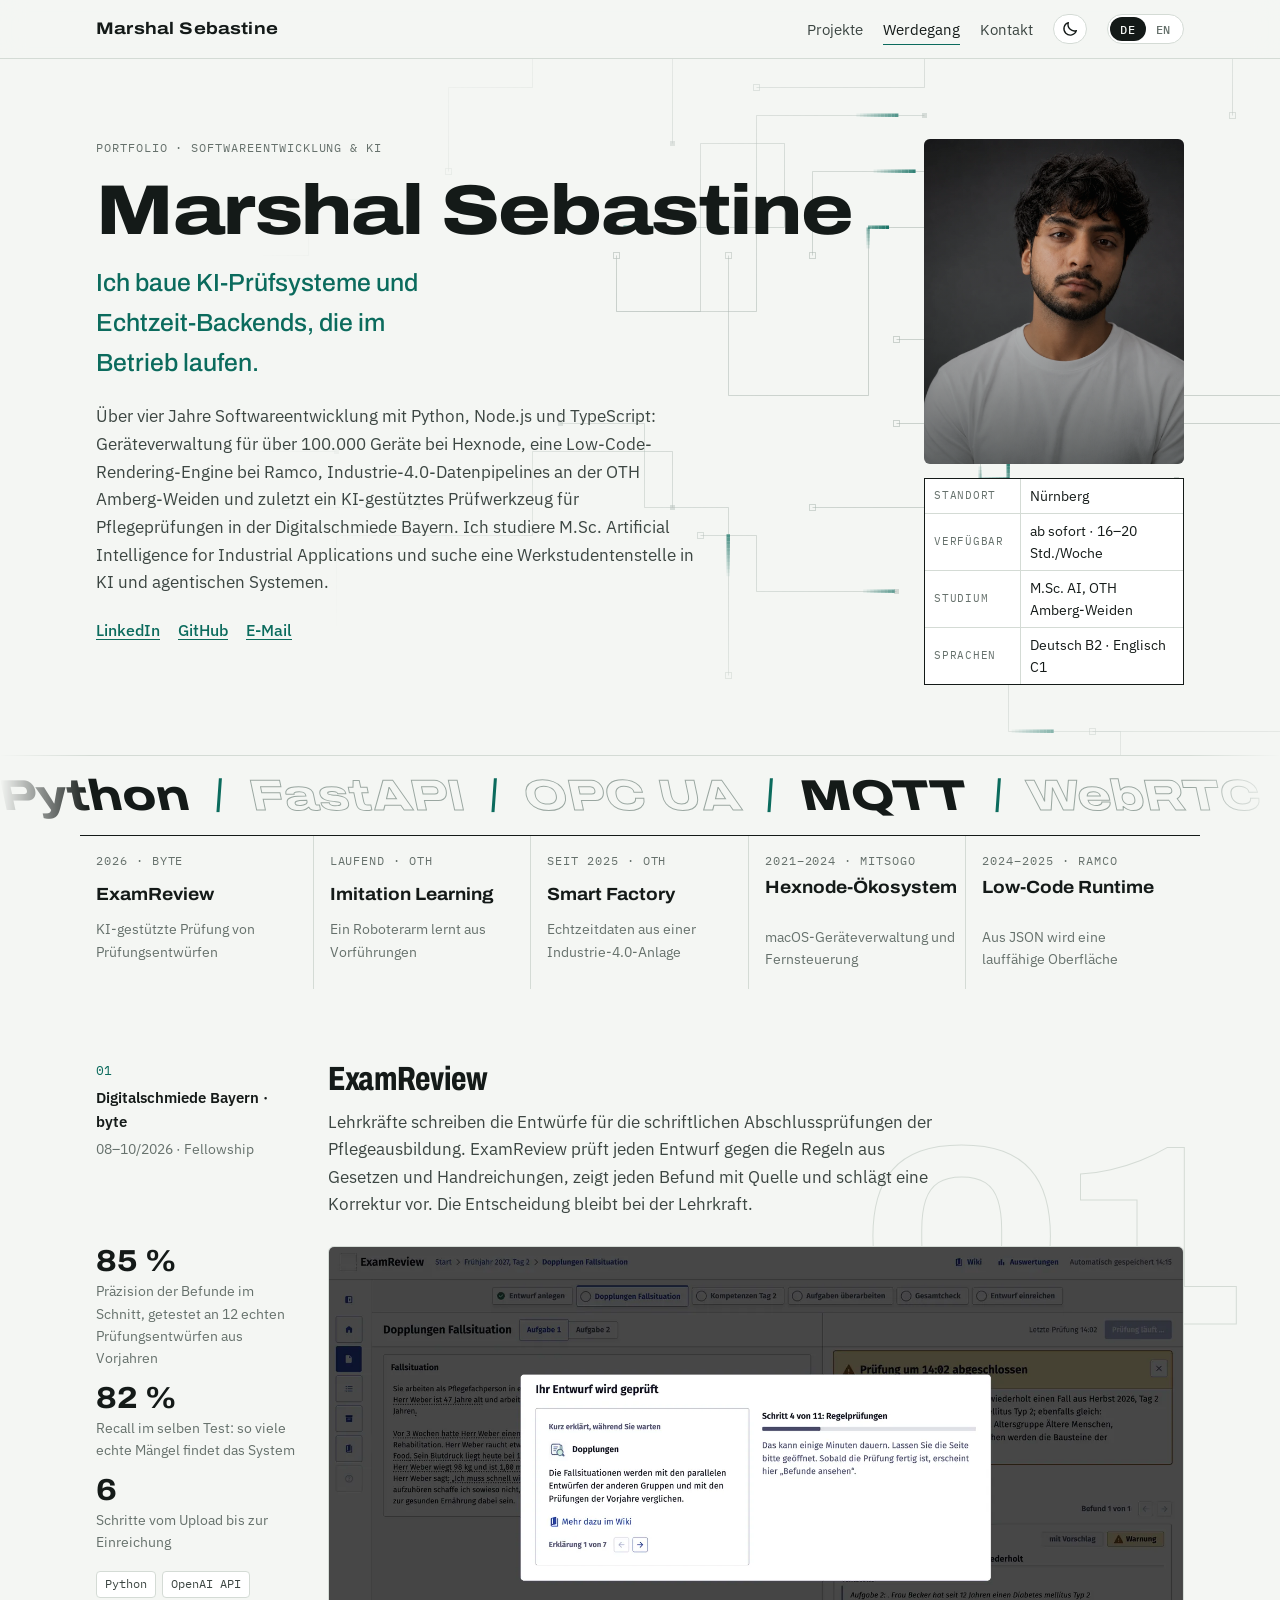
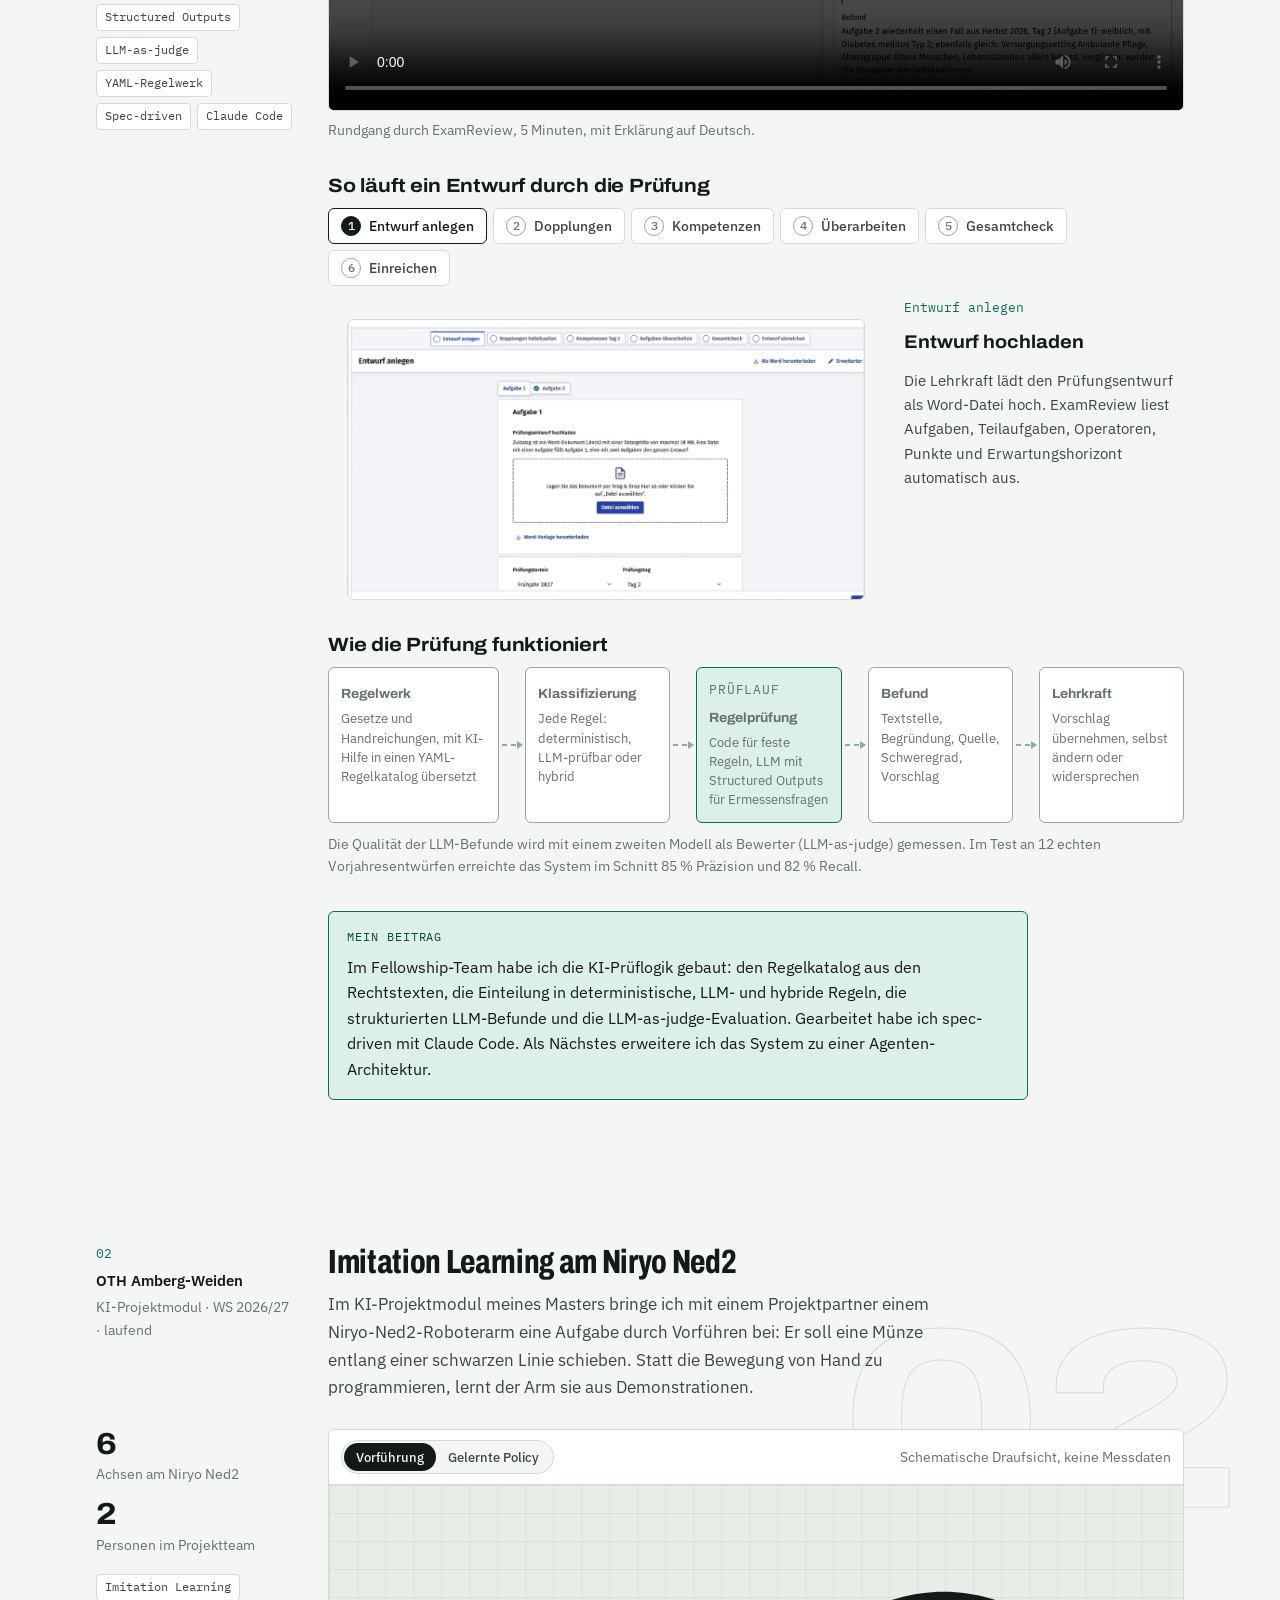
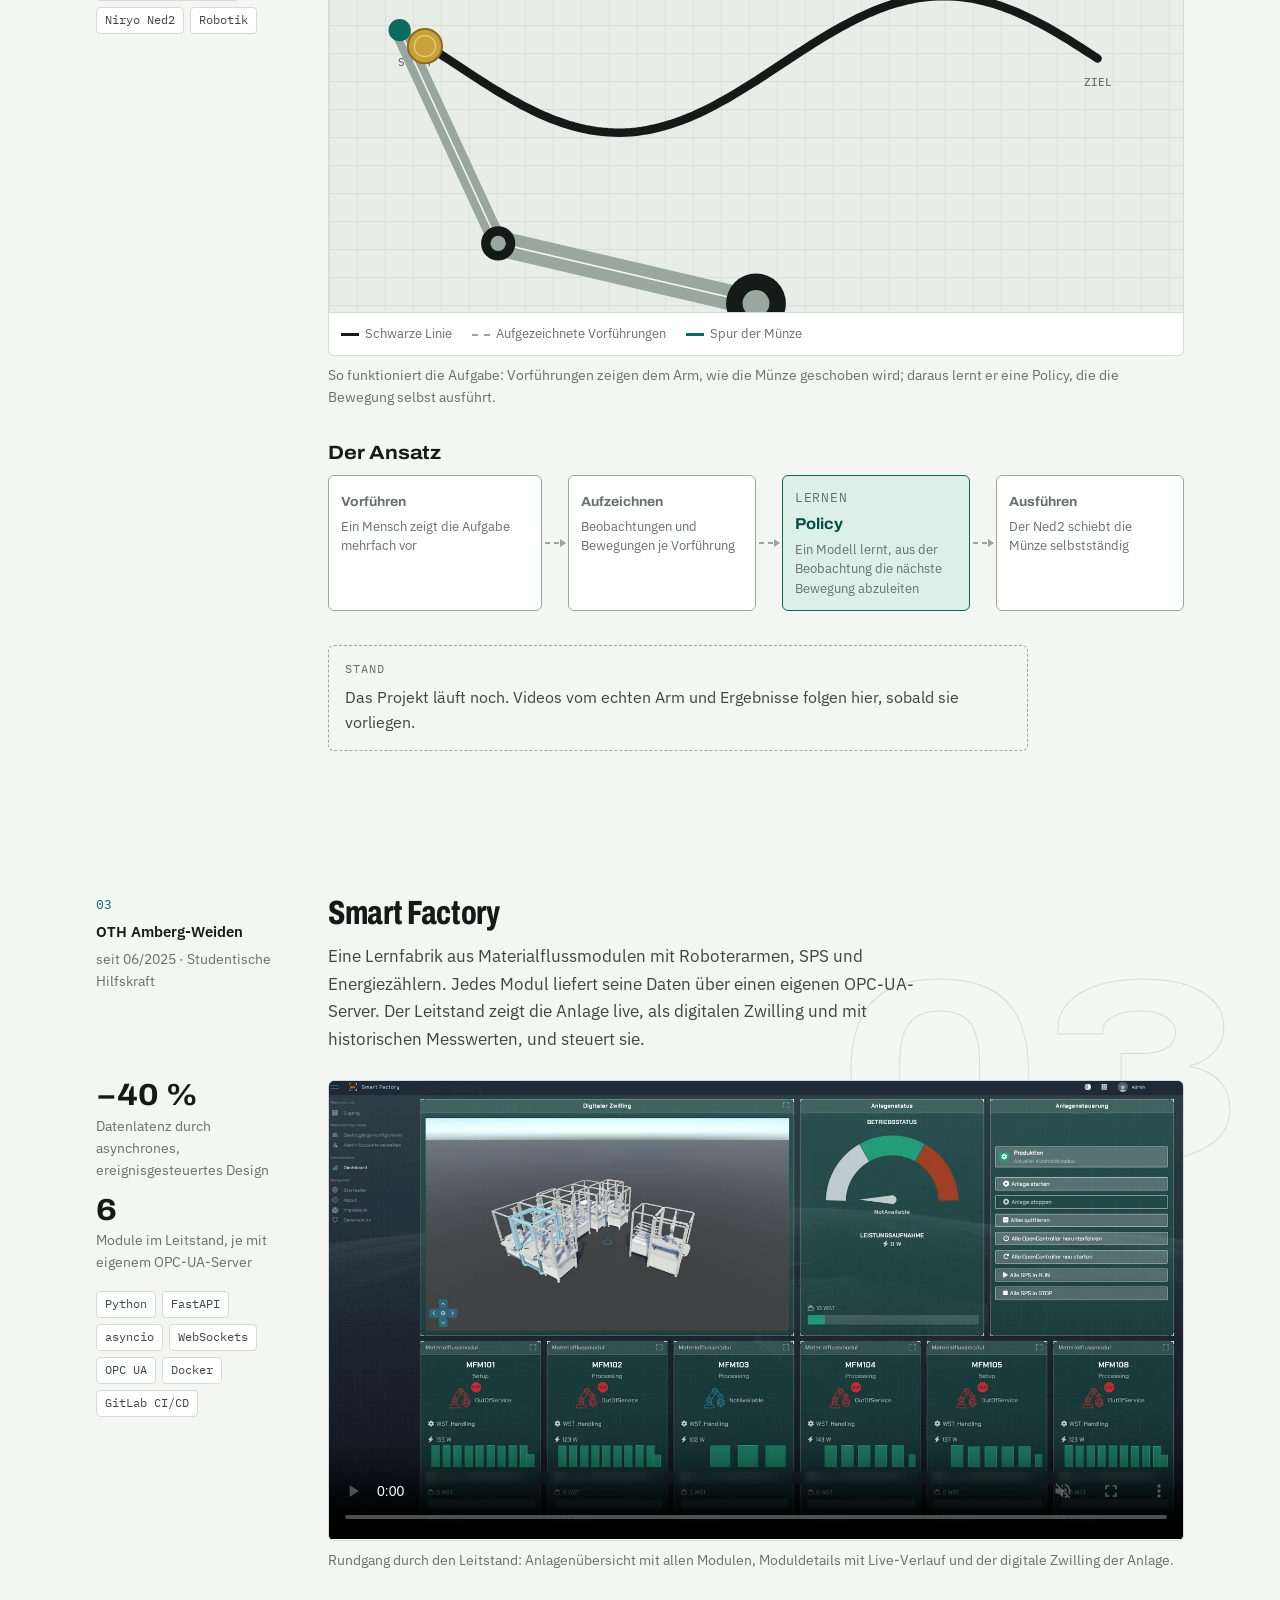
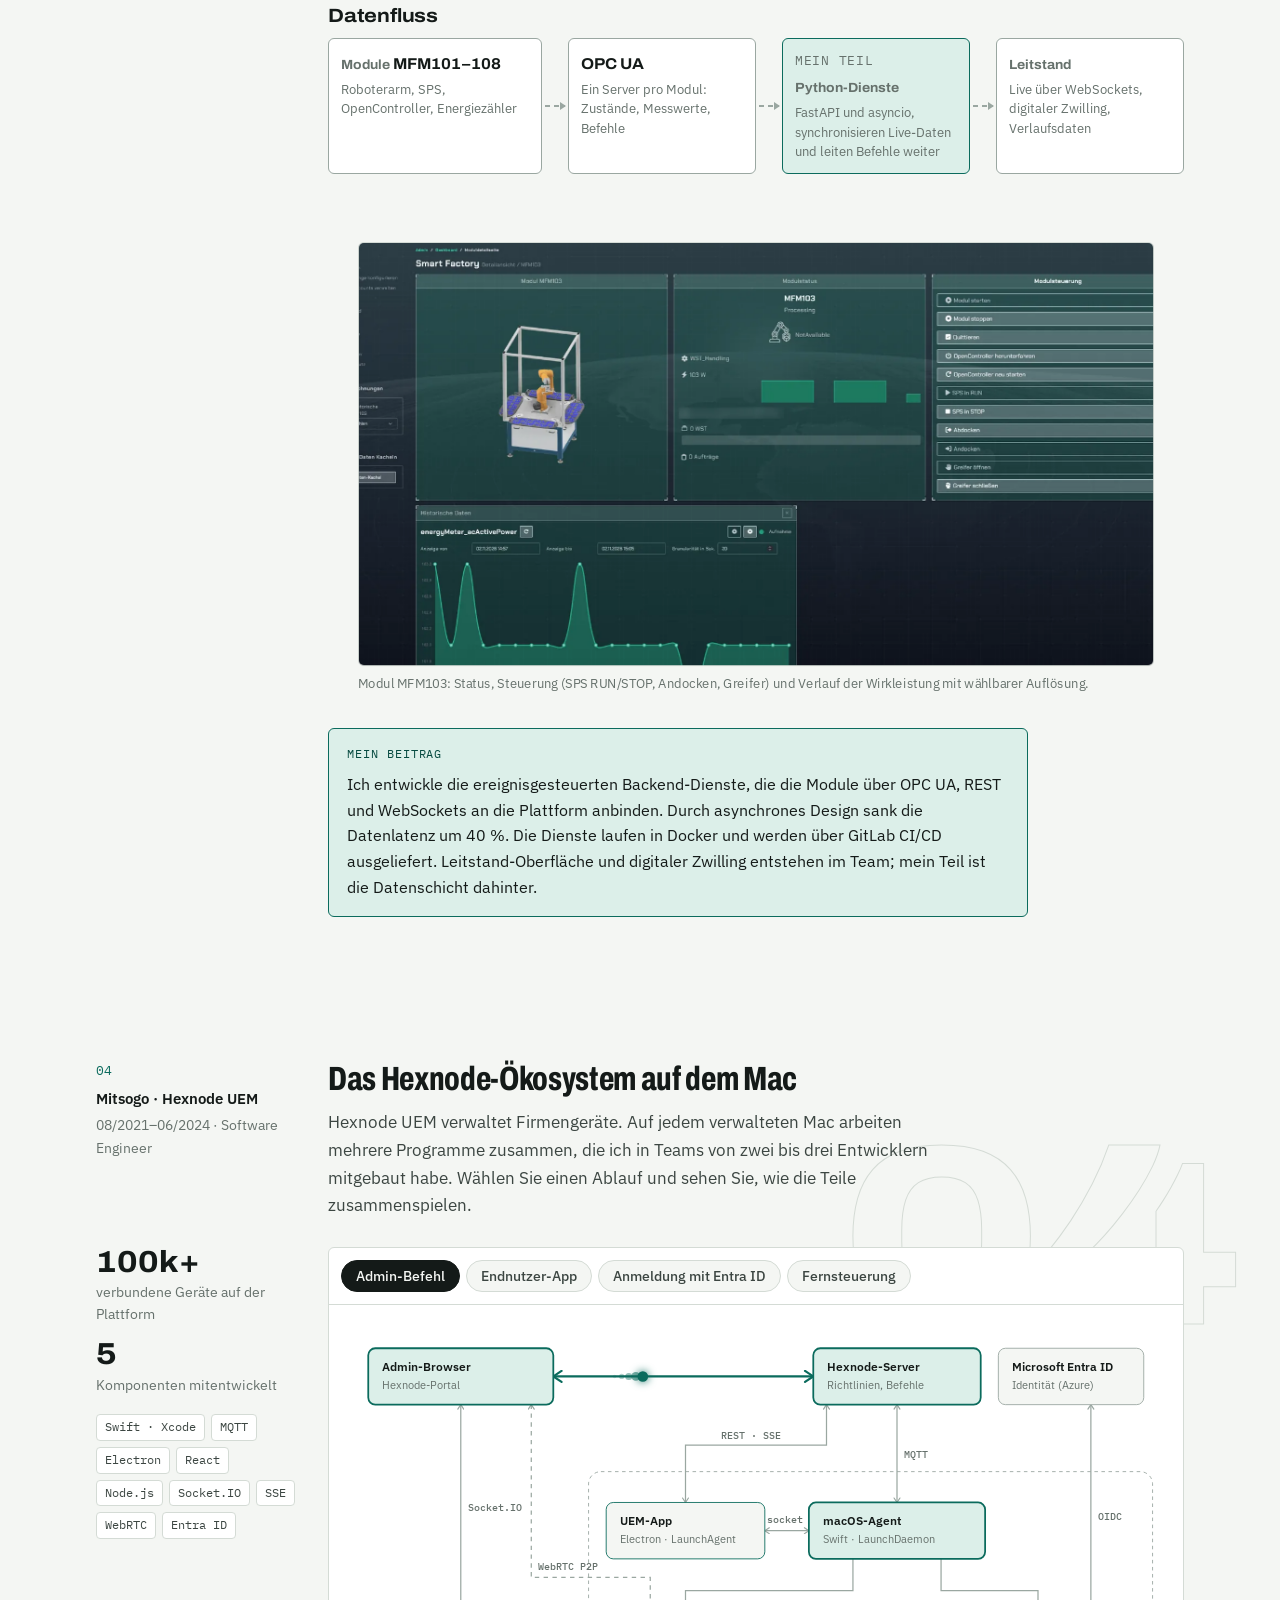
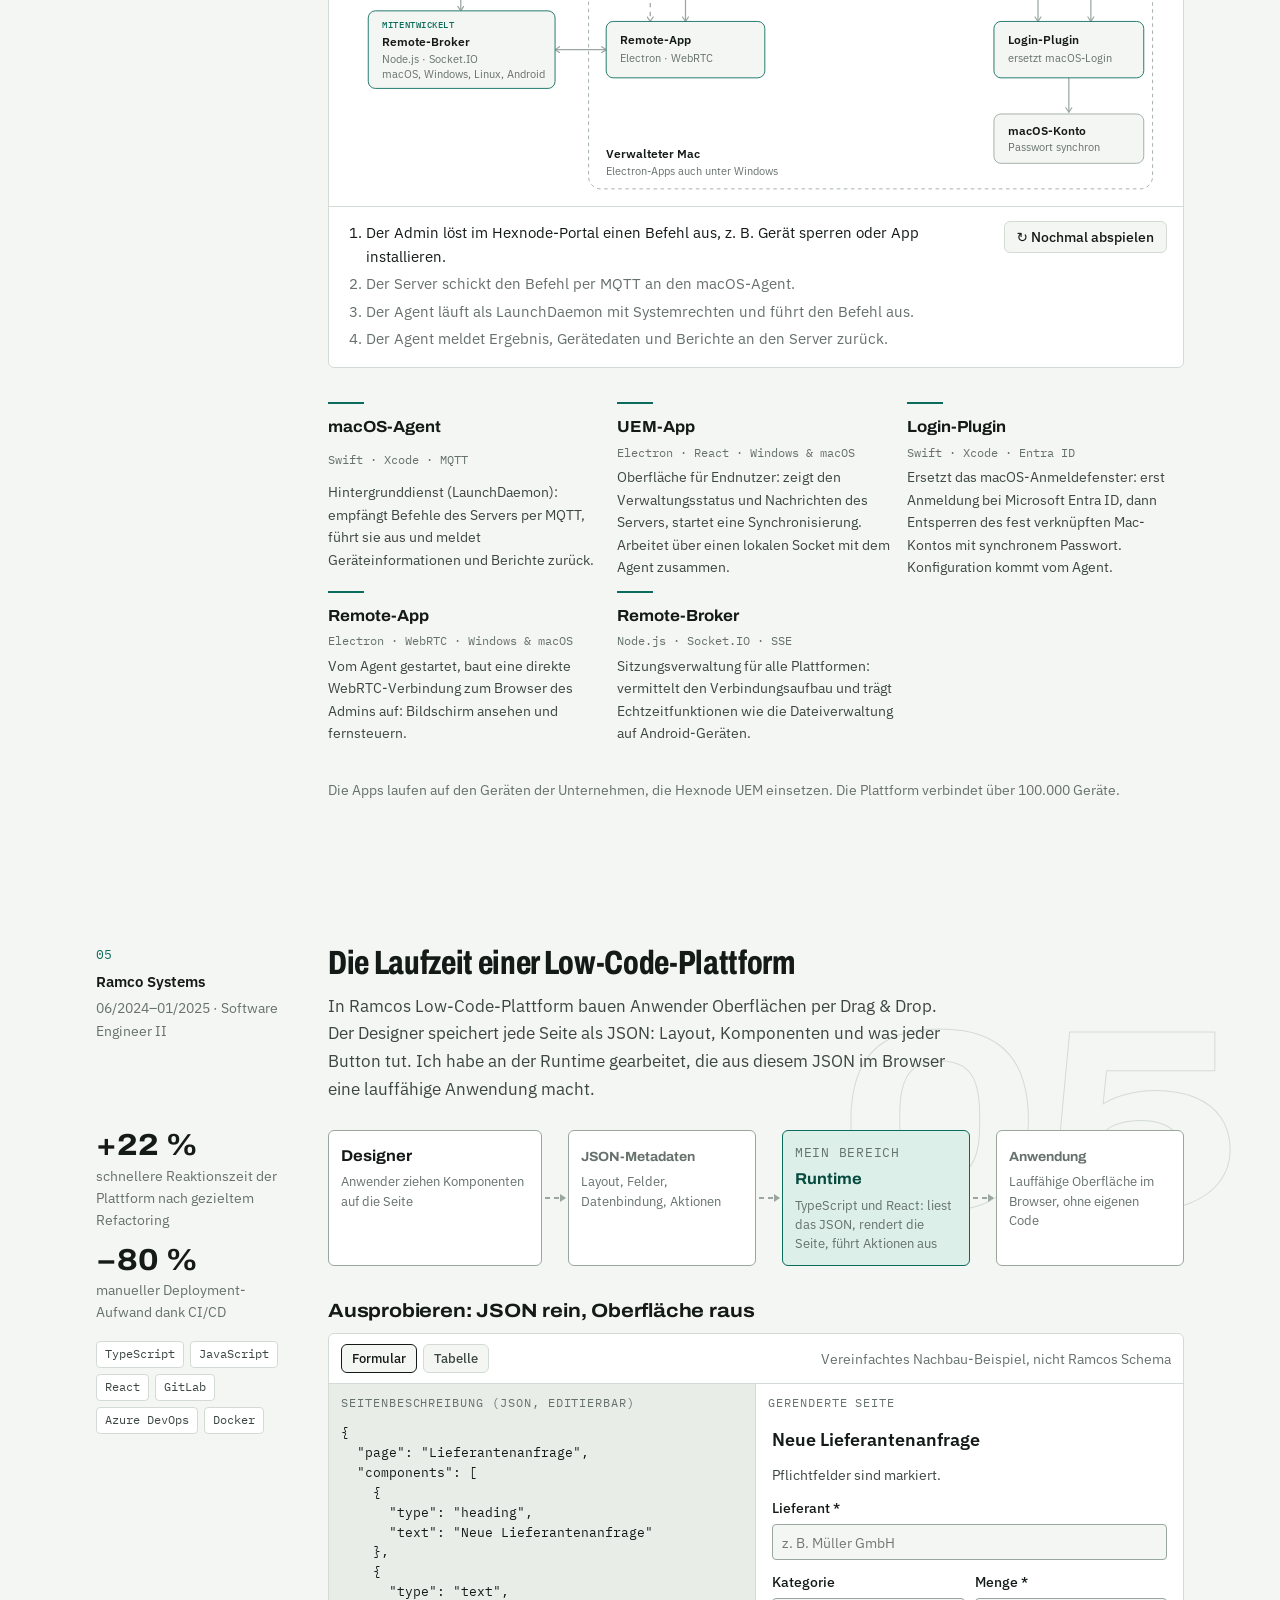
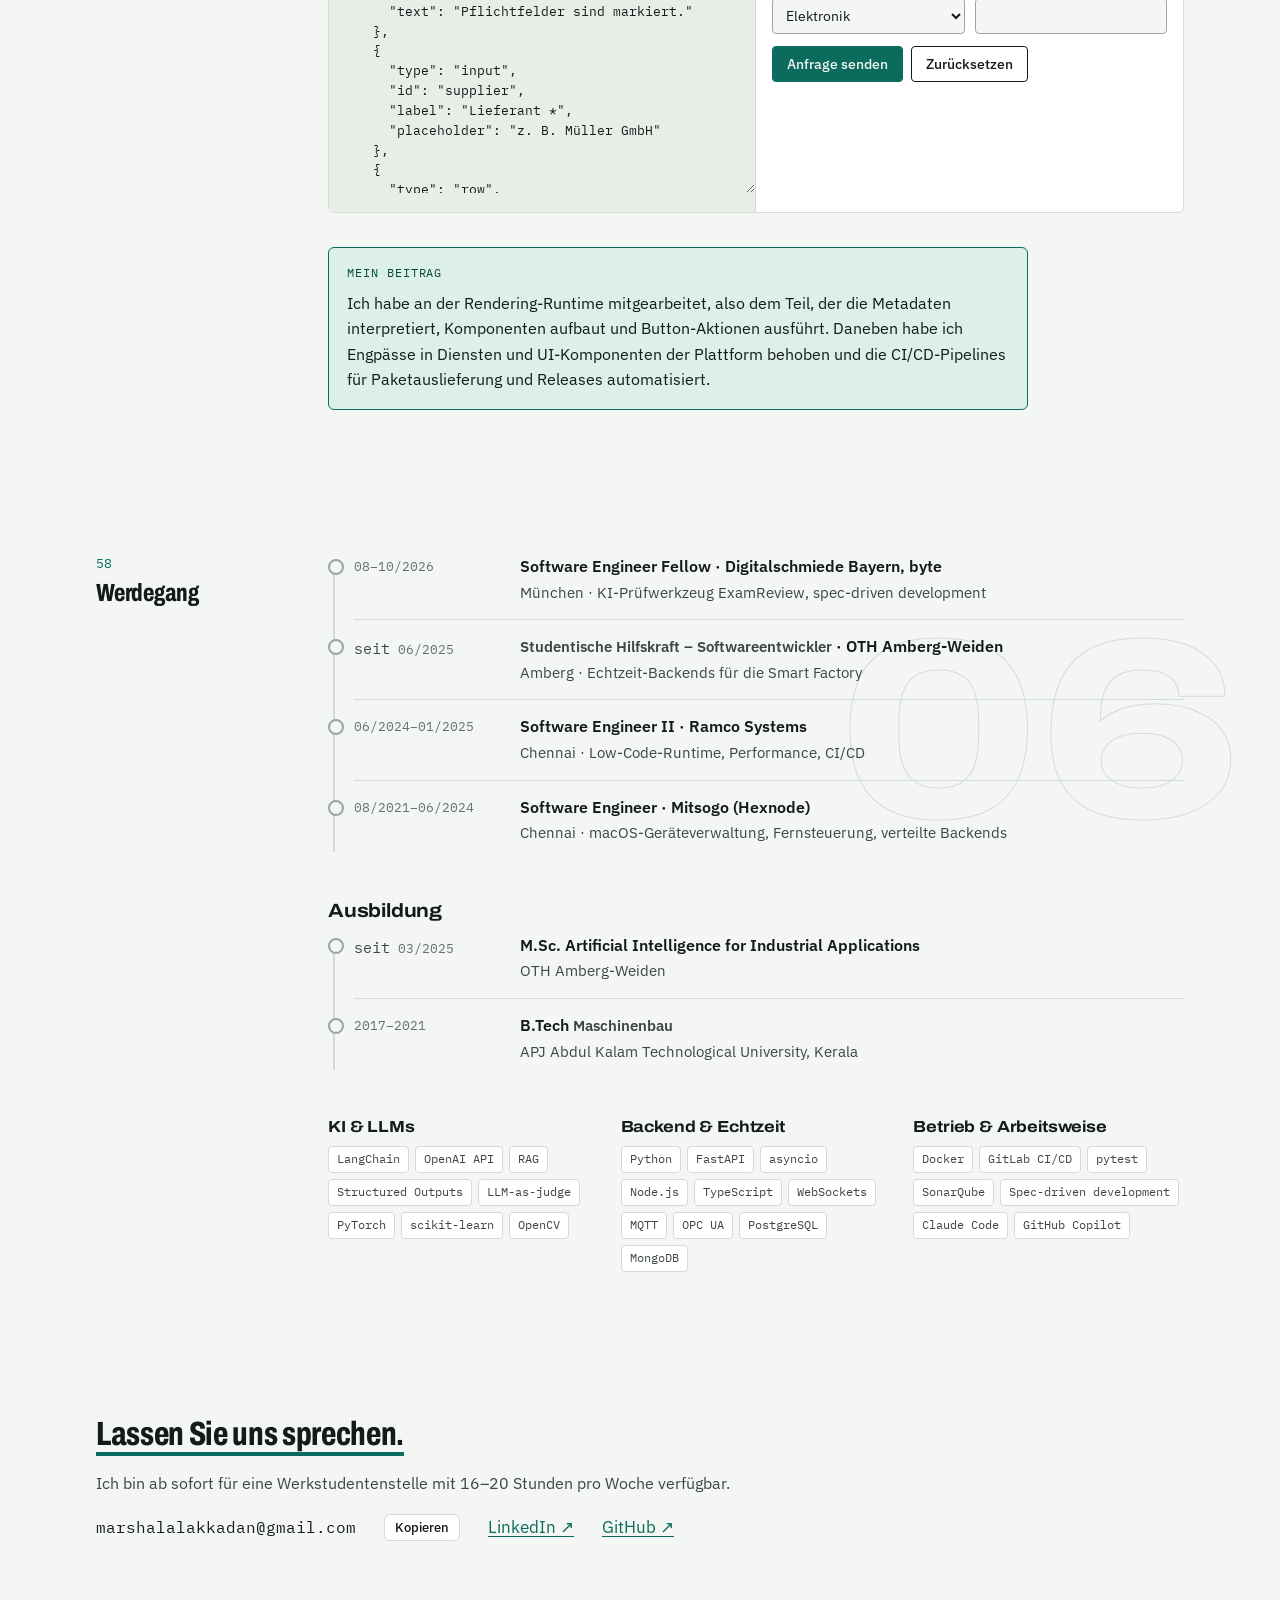
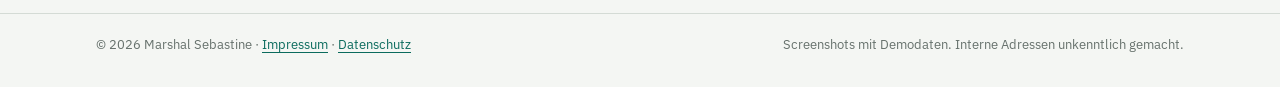
<file: index.html>
<!doctype html>
<html lang="de">
<head>
<meta charset="utf-8">
<meta name="viewport" content="width=device-width, initial-scale=1, viewport-fit=cover">
<title>Marshal Sebastine · KI-Systeme &amp; Echtzeit-Backends</title>
<meta name="description" content="Portfolio von Marshal Sebastine: KI-gestützte Prüfung (ExamReview), Industrie-4.0-Echtzeitdaten, Hexnode-Geräteverwaltung und eine Low-Code-Runtime. M.Sc. AI, OTH Amberg-Weiden.">
<link rel="canonical" href="https://marshalsebastine.github.io/">
<meta property="og:type" content="website">
<meta property="og:url" content="https://marshalsebastine.github.io/">
<meta property="og:title" content="Marshal Sebastine · KI-Systeme &amp; Echtzeit-Backends">
<meta property="og:description" content="Vier Projekte mit Video, interaktiven Diagrammen und Live-Demo: ExamReview, Smart Factory, Hexnode-Ökosystem, Low-Code Runtime.">
<meta property="og:image" content="https://marshalsebastine.github.io/og.png">
<meta property="og:image:width" content="1200">
<meta property="og:image:height" content="630">
<meta property="og:locale" content="de_DE">
<meta property="og:locale:alternate" content="en_US">
<meta name="twitter:card" content="summary_large_image">
<meta name="author" content="Marshal Sebastine">
<meta name="theme-color" content="#0b6b5d">
<link rel="icon" href="data:image/svg+xml,%3Csvg xmlns='http://www.w3.org/2000/svg' viewBox='0 0 64 64'%3E%3Crect width='64' height='64' rx='12' fill='%230b6b5d'/%3E%3Ctext x='32' y='42' font-family='Arial' font-weight='700' font-size='26' text-anchor='middle' fill='%23f4f6f3'%3EMS%3C/text%3E%3C/svg%3E">
<link rel="preload" href="fonts/archivo-var.woff2" as="font" type="font/woff2" crossorigin>
<link rel="stylesheet" href="fonts/fonts.css">
<script>try{var t=localStorage.getItem('theme');if(t==='dark'||t==='light')document.documentElement.setAttribute('data-theme',t)}catch(e){}</script>
<script data-goatcounter="https://marshal-sebastine.goatcounter.com/count" async src="//gc.zgo.at/count.js"></script>
<style>:root{color-scheme:light;padding-top:env(safe-area-inset-top,0px);padding-bottom:env(safe-area-inset-bottom,0px)}body{margin:0}img{max-width:100%}[hidden]{display:none!important}</style>
<style>
/* Layout: engineering-sheet portfolio. A title-block hero, then four project "sheets" separated by hairline rules; media runs wide, text stays at reading width. */
:root {
  --paper: #f4f6f3;
  --surface: #ffffff;
  --sunk: #e9ede8;
  --ink: #141a18;
  --ink-2: #3c4642;
  --mute: #66716c;
  --line: #d4dbd5;
  --accent: #0b6b5d;
  --accent-soft: #dcefe9;
  --accent-ink: #064a40;
  --warn: #a8640c;
  --warn-soft: #fbedd5;
  --crit: #b23a2c;
  --crit-soft: #f8e1dd;
  --info: #2b5c9a;
  --info-soft: #e1ebf7;
  --wire: #9aa7a1;
  --f-display: "Archivo", "Arial Narrow", system-ui, sans-serif;
  --f-body: "IBM Plex Sans", system-ui, -apple-system, "Segoe UI", sans-serif;
  --f-mono: "IBM Plex Mono", ui-monospace, "SFMono-Regular", Menlo, monospace;
  --step-0: 1rem; --step-1: 1.2rem; --step-2: 1.55rem; --step-3: 2.1rem; --step-4: clamp(2.5rem, 6vw, 4.4rem);
  --radius: 6px;
}
@media (prefers-color-scheme: dark) { :root:not([data-theme="light"]) {
  --paper: #0f1312; --surface: #171d1b; --sunk: #1d2422; --ink: #e6ebe8; --ink-2: #c3ccc8; --mute: #8e9a95; --line: #2b3431;
  --accent: #5cc6ae; --accent-soft: #15322c; --accent-ink: #a9e6d6; --warn: #e3a64a; --warn-soft: #3a2a12; --crit: #ec8a7c; --crit-soft: #3d1d18;
  --info: #8fb6e8; --info-soft: #1b2a3d; --wire: #56635e; color-scheme: dark; } }
:root[data-theme="dark"] {
  --paper: #0f1312; --surface: #171d1b; --sunk: #1d2422; --ink: #e6ebe8; --ink-2: #c3ccc8; --mute: #8e9a95; --line: #2b3431;
  --accent: #5cc6ae; --accent-soft: #15322c; --accent-ink: #a9e6d6; --warn: #e3a64a; --warn-soft: #3a2a12; --crit: #ec8a7c; --crit-soft: #3d1d18;
  --info: #8fb6e8; --info-soft: #1b2a3d; --wire: #56635e; color-scheme: dark; }

* { box-sizing: border-box; }
body { background: var(--paper); color: var(--ink); font-family: var(--f-body); font-size: 16px; line-height: 1.6; -webkit-font-smoothing: antialiased; }
.site[data-lang="de"] [lang="en"], .site[data-lang="en"] [lang="de"] { display: none !important; }
a { color: var(--accent); text-underline-offset: 3px; }
a:hover { color: var(--accent-ink); }
:focus-visible { outline: 2px solid var(--accent); outline-offset: 2px; }
h1, h2, h3 { font-family: var(--f-display); font-stretch: 112%; line-height: 1.1; text-wrap: balance; margin: 0; letter-spacing: -0.01em; }
p { margin: 0; }
.wrap { max-width: 1120px; margin: 0 auto; padding-left: max(16px, env(safe-area-inset-left, 0px)); padding-right: max(16px, env(safe-area-inset-right, 0px)); }
.label { font-family: var(--f-mono); font-size: 0.74rem; letter-spacing: 0.08em; text-transform: uppercase; color: var(--mute); }
.prose { max-width: 66ch; color: var(--ink-2); display: grid; gap: 0.9rem; }
.prose strong { color: var(--ink); font-weight: 600; }

/* header */
.top { border-bottom: 1px solid var(--line); background: var(--paper); }
.top .wrap { display: flex; align-items: center; justify-content: space-between; gap: 16px; padding-block: 14px; flex-wrap: wrap; }
.brand { font-family: var(--f-display); font-weight: 700; font-stretch: 118%; font-size: 1.05rem; color: var(--ink); text-decoration: none; letter-spacing: 0.01em; }
.nav { display: flex; gap: 20px; align-items: center; flex-wrap: wrap; }
.nav a { color: var(--ink-2); text-decoration: none; font-size: 0.95rem; }
.nav a:hover { color: var(--accent); }
.lang { display: inline-flex; border: 1px solid var(--line); border-radius: 999px; padding: 2px; background: var(--surface); }
.lang button { font: 500 0.78rem var(--f-mono); letter-spacing: 0.06em; border: 0; background: transparent; color: var(--mute); padding: 4px 10px; border-radius: 999px; cursor: pointer; }
.lang button[aria-pressed="true"] { background: var(--ink); color: var(--paper); }
.theme-btn { width: 34px; height: 30px; display: inline-grid; place-items: center; border: 1px solid var(--line); border-radius: 999px; background: var(--surface); color: var(--ink); cursor: pointer; padding: 0; transition: transform .5s cubic-bezier(.2,.8,.2,1), border-color .2s; }
.theme-btn:hover { border-color: var(--accent); color: var(--accent); }
.theme-btn svg { grid-area: 1 / 1; transition: transform .5s cubic-bezier(.2,.8,.2,1), opacity .3s; }
.theme-btn[data-state="light"] .sun, .theme-btn[data-state="dark"] .moon { opacity: 0; transform: rotate(-90deg) scale(.4); }
.theme-anim, .theme-anim *, .theme-anim *::before, .theme-anim *::after { transition: background-color .45s ease, color .45s ease, border-color .45s ease, fill .45s ease, stroke .45s ease !important; }

/* hero */
.hero { padding-block: clamp(40px, 7vw, 80px) clamp(32px, 5vw, 56px); }
.hero-grid { display: grid; grid-template-columns: minmax(0, 1fr) 260px; gap: clamp(24px, 5vw, 64px); align-items: start; }
.hero h1 { font-size: var(--step-4); font-weight: 800; font-stretch: 120%; letter-spacing: -0.02em; }
.hero .role { font-family: var(--f-display); font-stretch: 100%; font-size: var(--step-2); font-weight: 500; color: var(--accent); margin-top: 14px; max-width: 26ch; }
.hero .lead { margin-top: 20px; font-size: 1.08rem; color: var(--ink-2); max-width: 60ch; }
.links { display: flex; gap: 10px 18px; flex-wrap: wrap; margin-top: 22px; align-items: center; }
.links a { font-weight: 500; }
.portrait-wrap { position: relative; border-radius: var(--radius); overflow: hidden; background: var(--sunk); }
.portrait { width: 100%; height: auto; aspect-ratio: 4 / 5; object-fit: cover; display: block; filter: contrast(1.06) saturate(.9); transition: transform .8s cubic-bezier(.2,.8,.2,1); }
.portrait-wrap::after { content: ""; position: absolute; inset: 0; pointer-events: none; background: linear-gradient(180deg, rgba(10, 16, 14, .16) 0%, rgba(10, 16, 14, .22) 45%, rgba(10, 16, 14, .62) 100%); transition: opacity .6s; }
.portrait-wrap:hover::after { opacity: .55; }
.portrait-wrap:hover .portrait { transform: scale(1.03); }
.tblock { margin-top: 14px; border: 1px solid var(--ink); font-size: 0.86rem; background: var(--surface); }
.tblock div { display: grid; grid-template-columns: 96px minmax(0, 1fr); border-top: 1px solid var(--line); }
.tblock div:first-child { border-top: 0; }
.tblock dt, .tblock dd { margin: 0; padding: 6px 9px; }
.tblock dt { font-family: var(--f-mono); font-size: 0.68rem; letter-spacing: 0.07em; text-transform: uppercase; color: var(--mute); border-right: 1px solid var(--line); display: flex; align-items: center; }
.tblock dd { color: var(--ink); }

/* project index */
.index { border-top: 1px solid var(--ink); }
.index ol { list-style: none; margin: 0; padding: 0; display: grid; grid-template-columns: repeat(5, minmax(0, 1fr)); }
.index li { border-right: 1px solid var(--line); }
.index li:last-child { border-right: 0; }
.index a { display: grid; gap: 6px; padding: 16px 16px 18px 0; text-decoration: none; color: var(--ink); height: 100%; }
.index li + li a { padding-left: 16px; }
.index a:hover .t { color: var(--accent); }
.index .t { font-family: var(--f-display); font-weight: 700; font-stretch: 108%; font-size: 1.1rem; line-height: 1.2; }
.index .d { font-size: 0.88rem; color: var(--mute); }

/* project sheets */
.sheet { border-top: 1px solid var(--ink); padding-block: clamp(40px, 6vw, 72px); }
.sheet-head { display: grid; grid-template-columns: 200px minmax(0, 1fr); gap: 12px 32px; margin-bottom: 28px; }
.meta { display: grid; gap: 4px; align-content: start; }
.meta .no { font-family: var(--f-mono); font-size: 0.8rem; color: var(--accent); }
.meta .org { font-weight: 600; font-size: 0.95rem; }
.meta .when { font-size: 0.88rem; color: var(--mute); }
.sheet h2 { font-size: var(--step-3); font-weight: 750; }
.sheet .kicker { font-size: 1.08rem; color: var(--ink-2); margin-top: 10px; max-width: 62ch; }
.body { display: grid; grid-template-columns: 200px minmax(0, 1fr); gap: 32px; }
.body > .side { display: grid; gap: 18px; align-content: start; }
.body > .main { display: grid; grid-template-columns: minmax(0, 1fr); gap: 34px; min-width: 0; }
.side .facts { display: grid; gap: 14px; }
.side .fact .v { font-family: var(--f-display); font-stretch: 110%; font-weight: 750; font-size: 1.9rem; line-height: 1; color: var(--ink); font-variant-numeric: tabular-nums; }
.side .fact .k { font-size: 0.86rem; color: var(--mute); margin-top: 4px; }
.chips { display: flex; flex-wrap: wrap; gap: 6px; }
.chip { font-family: var(--f-mono); font-size: 0.74rem; padding: 3px 8px; border: 1px solid var(--line); border-radius: 4px; color: var(--ink-2); background: var(--surface); white-space: nowrap; }
h3 { font-size: var(--step-1); font-weight: 700; margin-bottom: 12px; }

figure { margin: 0; }
.shot { border: 1px solid var(--line); border-radius: var(--radius); overflow: hidden; background: var(--surface); }
.shot img, .shot video { display: block; width: 100%; height: auto; max-width: 100%; }
figcaption { font-size: 0.86rem; color: var(--mute); margin-top: 8px; }
.note { font-size: 0.86rem; color: var(--mute); }

.mine { border: 1px solid var(--accent); background: var(--accent-soft); border-radius: var(--radius); padding: 16px 18px; display: grid; gap: 8px; max-width: 70ch; }
.mine .label { color: var(--accent-ink); }
.mine p { color: var(--ink); }

/* ExamReview stepper */
.steps { display: flex; gap: 6px; flex-wrap: wrap; }
.steps button { flex: 0 0 auto; display: inline-flex; align-items: center; gap: 8px; font: 500 0.88rem var(--f-body); color: var(--ink-2); background: var(--surface); border: 1px solid var(--line); border-radius: var(--radius); padding: 7px 12px; cursor: pointer; }
.steps button .n { font-family: var(--f-mono); font-size: 0.74rem; width: 20px; height: 20px; border-radius: 50%; border: 1px solid var(--wire); display: inline-grid; place-items: center; color: var(--mute); }
.steps button[aria-selected="true"] { border-color: var(--ink); color: var(--ink); }
.steps button[aria-selected="true"] .n { background: var(--ink); border-color: var(--ink); color: var(--paper); }
.stage { margin-top: 12px; display: grid; grid-template-columns: minmax(0, 1fr) 280px; gap: 20px; align-items: start; }
.stage .cap { display: grid; gap: 10px; }
.stage .cap .de-term { font-family: var(--f-mono); font-size: 0.8rem; color: var(--accent); }
.stage .cap h4 { margin: 0; font-family: var(--f-display); font-stretch: 108%; font-size: 1.15rem; }
.stage .cap p { font-size: 0.95rem; color: var(--ink-2); }
.sev { display: flex; gap: 6px; flex-wrap: wrap; }
.sev span { font-size: 0.78rem; padding: 2px 8px; border-radius: 999px; font-weight: 500; }
.sev .h { background: var(--crit-soft); color: var(--crit); }
.sev .w { background: var(--warn-soft); color: var(--warn); }
.sev .i { background: var(--info-soft); color: var(--info); }

/* flow diagrams (HTML) */
.flow { display: grid; grid-auto-flow: column; grid-auto-columns: minmax(0, 1fr); gap: 0; align-items: stretch; }
.flow .node { border: 1px solid var(--wire); border-radius: var(--radius); background: var(--surface); padding: 12px; display: grid; gap: 4px; align-content: start; position: relative; }
.flow .node + .node { margin-left: 26px; }
.flow .node + .node::before { content: ""; position: absolute; left: -24px; top: 50%; width: 20px; border-top: 1.5px solid var(--wire); }
.flow .node + .node::after { content: ""; position: absolute; left: -9px; top: calc(50% - 4px); border: 4.5px solid transparent; border-left: 6px solid var(--wire); border-right: 0; }
.flow .node b { font-family: var(--f-display); font-stretch: 105%; font-size: 0.98rem; }
.flow .node span { font-size: 0.83rem; color: var(--mute); line-height: 1.45; }
.flow .node.me { border-color: var(--accent); background: var(--accent-soft); }
.flow .node.me b { color: var(--accent-ink); }
.flow .node .tag { font-family: var(--f-mono); font-size: 0.66rem; letter-spacing: 0.07em; text-transform: uppercase; color: var(--accent); }

.two { display: grid; grid-template-columns: minmax(0, 1fr) minmax(0, 1fr); gap: 16px; }
.video-link { display: inline-flex; gap: 8px; align-items: center; font-weight: 500; }

/* Hexnode ecosystem */
.eco { border: 1px solid var(--line); border-radius: var(--radius); background: var(--surface); }
.eco-tabs { display: flex; gap: 6px; padding: 12px; border-bottom: 1px solid var(--line); overflow-x: auto; }
.eco-tabs button { flex: 0 0 auto; font: 500 0.88rem var(--f-body); border: 1px solid var(--line); background: var(--paper); color: var(--ink-2); border-radius: 999px; padding: 6px 14px; cursor: pointer; }
.eco-tabs button[aria-selected="true"] { background: var(--ink); color: var(--paper); border-color: var(--ink); }
.eco-canvas { overflow-x: auto; padding: 8px 4px 0; }
.eco svg { display: block; width: 100%; min-width: 640px; height: auto; }
.eco svg .n rect { fill: var(--paper); stroke: var(--wire); stroke-width: 1; transition: fill .3s, stroke .3s; }
.eco svg .n.mine rect { stroke: var(--accent); }
.eco svg .n.on rect { fill: var(--accent-soft); stroke: var(--accent); stroke-width: 2; }
.eco svg .n.ext rect { stroke-dasharray: 0; }
.eco svg .tt { font: 600 14px var(--f-body); fill: var(--ink); }
.eco svg .ts { font: 400 12px var(--f-body); fill: var(--mute); }
.eco svg .tm { font: 500 10.5px var(--f-mono); fill: var(--accent); letter-spacing: .06em; }
.eco svg .e { fill: none; stroke: var(--wire); stroke-width: 1.4; transition: stroke .3s, stroke-width .3s; }
.eco svg .e.on { stroke: var(--accent); stroke-width: 2.6; }
.eco svg .e.p2p { stroke-dasharray: 5 5; }
.eco svg .el { font: 500 11px var(--f-mono); fill: var(--mute); }
.eco svg .el.on { fill: var(--accent); }
.eco svg .box { fill: none; stroke: var(--wire); stroke-dasharray: 4 4; }
.eco svg .pulse { fill: var(--accent); }
.eco-foot { display: grid; grid-template-columns: minmax(0, 1fr) auto; gap: 16px; padding: 14px 16px 16px; border-top: 1px solid var(--line); align-items: start; }
.eco-steps { margin: 0; padding-left: 1.3rem; display: grid; gap: 4px; font-size: 0.92rem; color: var(--mute); }
.eco-steps li.on { color: var(--ink); }
.eco-steps li.done { color: var(--ink-2); }
.replay { font: 500 0.85rem var(--f-body); border: 1px solid var(--line); background: var(--paper); color: var(--ink); border-radius: var(--radius); padding: 6px 12px; cursor: pointer; white-space: nowrap; }
.comp { display: grid; grid-template-columns: repeat(auto-fit, minmax(210px, 1fr)); gap: 12px; }
.comp div { border-top: 2px solid var(--accent); padding-top: 10px; display: grid; gap: 4px; }
.comp b { font-family: var(--f-display); font-stretch: 105%; }
.comp span { font-size: 0.88rem; color: var(--ink-2); }
.comp small { font-family: var(--f-mono); font-size: 0.72rem; color: var(--mute); }

/* Low-code demo */
.lc { border: 1px solid var(--line); border-radius: var(--radius); overflow: hidden; background: var(--surface); }
.lc-bar { display: flex; justify-content: space-between; align-items: center; gap: 10px; padding: 10px 12px; border-bottom: 1px solid var(--line); flex-wrap: wrap; }
.lc-bar .presets { display: flex; gap: 6px; flex-wrap: wrap; }
.lc-bar button { font: 500 0.82rem var(--f-body); border: 1px solid var(--line); background: var(--paper); color: var(--ink-2); border-radius: var(--radius); padding: 5px 10px; cursor: pointer; }
.lc-bar button[aria-pressed="true"] { border-color: var(--ink); color: var(--ink); }
.lc-grid { display: grid; grid-template-columns: minmax(0, 1fr) minmax(0, 1fr); }
.lc-code { border-right: 1px solid var(--line); display: grid; grid-template-rows: auto 1fr auto; min-width: 0; background: var(--sunk); }
.lc-code .label, .lc-out .label { padding: 10px 12px 0; }
.lc textarea { width: 100%; min-height: 380px; border: 0; resize: vertical; background: transparent; color: var(--ink); font: 400 0.8rem/1.55 var(--f-mono); padding: 10px 12px; tab-size: 2; }
.lc textarea:focus-visible { outline-offset: -2px; }
.lc .err { font-size: 0.82rem; color: var(--crit); padding: 0 12px 10px; min-height: 1.4em; }
.lc-out { min-width: 0; display: grid; grid-template-rows: auto 1fr; }
.preview { padding: 14px 16px 18px; display: grid; gap: 12px; align-content: start; }
/* rendered components get their own small UI kit, so they read as "a generated app" */
.rt-h { font: 600 1.15rem var(--f-body); margin: 0; }
.rt-p { font-size: 0.9rem; color: var(--ink-2); }
.rt-row { display: grid; grid-template-columns: repeat(auto-fit, minmax(120px, 1fr)); gap: 10px; }
.rt-field { display: grid; gap: 4px; font-size: 0.85rem; }
.rt-field label { font-weight: 500; color: var(--ink); }
.rt-field input, .rt-field select { font: 400 0.9rem var(--f-body); height: 36px; padding: 0 9px; border: 1px solid var(--wire); border-radius: 4px; background: var(--paper); color: var(--ink); min-width: 0; width: 100%; }
.rt-field.bad input, .rt-field.bad select { border-color: var(--crit); }
.rt-field .msg { color: var(--crit); font-size: 0.78rem; }
.rt-actions { display: flex; gap: 8px; flex-wrap: wrap; }
.rt-btn { font: 500 0.88rem var(--f-body); border-radius: 4px; padding: 8px 14px; cursor: pointer; border: 1px solid var(--ink); background: var(--surface); color: var(--ink); }
.rt-btn.primary { background: var(--accent); border-color: var(--accent); color: var(--paper); }
.rt-table { overflow-x: auto; }
.rt-table table { border-collapse: collapse; width: 100%; font-size: 0.85rem; font-variant-numeric: tabular-nums; }
.rt-table th, .rt-table td { text-align: left; padding: 6px 8px; border-bottom: 1px solid var(--line); }
.rt-table th { font-weight: 600; color: var(--mute); font-size: 0.78rem; }
.rt-toast { border: 1px solid var(--accent); background: var(--accent-soft); color: var(--accent-ink); border-radius: 4px; padding: 8px 10px; font-size: 0.86rem; }
.rt-unknown { font: 0.8rem var(--f-mono); color: var(--warn); border: 1px dashed var(--warn); padding: 6px 8px; border-radius: 4px; }

/* experience + skills */
.cv { display: grid; grid-template-columns: 200px minmax(0, 1fr); gap: 32px; }
.tl { list-style: none; margin: 0; padding: 0; display: grid; }
.tl li { display: grid; grid-template-columns: 150px minmax(0, 1fr); gap: 16px; padding: 14px 0; border-top: 1px solid var(--line); }
.tl li:first-child { border-top: 0; padding-top: 0; }
.tl .when { font-family: var(--f-mono); font-size: 0.8rem; color: var(--mute); padding-top: 3px; font-variant-numeric: tabular-nums; }
.tl b { display: block; font-weight: 600; }
.tl span { color: var(--ink-2); font-size: 0.93rem; }
.skills { display: grid; grid-template-columns: repeat(auto-fit, minmax(240px, 1fr)); gap: 22px; }
.skills h3 { font-size: 1rem; margin-bottom: 10px; }

.contact .wrap { display: grid; gap: 18px; }
.contact h2 { font-size: var(--step-3); }
.contact-row { display: flex; gap: 12px 28px; flex-wrap: wrap; align-items: center; font-size: 1.05rem; }
.mail { font-family: var(--f-mono); font-size: 0.98rem; user-select: all; }
.copy { font: 500 0.8rem var(--f-body); border: 1px solid var(--line); background: var(--surface); color: var(--ink); border-radius: var(--radius); padding: 4px 10px; cursor: pointer; }
footer { border-top: 1px solid var(--line); }
footer .wrap { padding-block: 20px 32px; font-size: 0.82rem; color: var(--mute); display: flex; justify-content: space-between; gap: 12px; flex-wrap: wrap; }

@media (max-width: 860px) {
  .hero-grid { grid-template-columns: minmax(0, 1fr); }
  .hero-side { display: grid; grid-template-columns: 140px minmax(0, 1fr); gap: 16px; align-items: start; }
  .tblock { margin-top: 0; }
  .index ol { grid-template-columns: minmax(0, 1fr); }
  .index li { border-right: 0 !important; border-top: 1px solid var(--line); }
  .index li:first-child { border-top: 0; }
  .index li a { padding: 12px 0 !important; grid-template-columns: 150px minmax(0, 1fr); align-items: baseline; column-gap: 16px; }
  .index li a .d { grid-column: 2; }
  .sheet-head, .body, .cv { grid-template-columns: minmax(0, 1fr); gap: 16px; }
  .side .facts { grid-template-columns: repeat(auto-fit, minmax(130px, 1fr)); }
  .stage { grid-template-columns: minmax(0, 1fr); }
  .flow { grid-auto-flow: row; grid-auto-columns: auto; }
  .flow .node + .node { margin-left: 0; margin-top: 22px; }
  .flow .node + .node::before { left: 50%; top: -20px; width: 0; height: 16px; border-top: 0; border-left: 1.5px solid var(--wire); }
  .flow .node + .node::after { left: calc(50% - 4px); top: -8px; border: 4.5px solid transparent; border-top: 6px solid var(--wire); border-bottom: 0; }
  .two { grid-template-columns: minmax(0, 1fr); }
  .lc-grid { grid-template-columns: minmax(0, 1fr); }
  .lc-code { border-right: 0; border-bottom: 1px solid var(--line); }
  .lc textarea { min-height: 260px; }
}
@media (max-width: 520px) {
  .hero-side { grid-template-columns: 1fr; }
  .portrait-wrap { max-width: 200px; }
  .index li a { grid-template-columns: minmax(0, 1fr); }
  .index li a .d { grid-column: 1; }
  .tl li { grid-template-columns: 1fr; gap: 2px; }
  .eco-foot { grid-template-columns: 1fr; }
}

/* ---------- motion layer ---------- */
html { scroll-behavior: smooth; }
section, .index { scroll-margin-top: 72px; }
body::before { content: ""; position: fixed; inset: 0 0 auto; height: env(safe-area-inset-top, 0px); z-index: 40; background: var(--paper); }
.top { position: sticky; top: env(safe-area-inset-top, 0px); z-index: 30; background: color-mix(in srgb, var(--paper) 84%, transparent); -webkit-backdrop-filter: saturate(1.3) blur(12px); backdrop-filter: saturate(1.3) blur(12px); transition: box-shadow .3s; }
.top .wrap { transition: padding .3s; }
.top.scrolled .wrap { padding-block: 9px; }
.top.scrolled { box-shadow: 0 1px 0 var(--line), 0 12px 30px -22px color-mix(in srgb, var(--ink) 45%, transparent); }
.progress { position: absolute; left: 0; right: 0; bottom: -1px; height: 2px; background: var(--accent); transform-origin: 0 50%; transform: scaleX(0); }
.nav a { position: relative; }
.nav a::after { content: ""; position: absolute; left: 0; right: 0; bottom: -4px; height: 1.5px; background: var(--accent); transform: scaleX(0); transform-origin: left; transition: transform .35s cubic-bezier(.2,.8,.2,1); }
.nav a:hover::after, .nav a.cur::after { transform: scaleX(1); }
.nav a.cur { color: var(--ink); }

.hero { position: relative; overflow: hidden; }
#traces { position: absolute; inset: 0; width: 100%; height: 100%; pointer-events: none; -webkit-mask-image: radial-gradient(ellipse 75% 95% at 80% 45%, #000 25%, transparent 82%); mask-image: radial-gradient(ellipse 75% 95% at 80% 45%, #000 25%, transparent 82%); }
.hero > .wrap { position: relative; }
.hero h1 .ch { display: inline-block; animation: stretchIn 1.2s cubic-bezier(.2,.8,.2,1) backwards; animation-delay: calc(var(--i) * 45ms + 80ms); transition: font-stretch .45s cubic-bezier(.2,.8,.2,1), color .3s; }
.hero h1 .ch:hover { font-stretch: 62%; color: var(--accent); }
@keyframes stretchIn { from { opacity: 0; font-stretch: 62%; transform: translateY(40%); } to { opacity: 1; font-stretch: 120%; transform: none; } }
.intro { animation: rise .9s cubic-bezier(.2,.8,.2,1) backwards; animation-delay: var(--d, 0ms); }
@keyframes rise { from { opacity: 0; transform: translateY(18px); } to { opacity: 1; transform: none; } }
.wipe { animation: wipe 1.25s cubic-bezier(.7,0,.2,1) .25s backwards; }
@keyframes wipe { from { clip-path: inset(100% 0 0 0); } to { clip-path: inset(0 0 0 0); } }

.marquee { overflow: hidden; border-top: 1px solid var(--line); padding-block: 16px; -webkit-mask-image: linear-gradient(90deg, transparent, #000 7%, #000 93%, transparent); mask-image: linear-gradient(90deg, transparent, #000 7%, #000 93%, transparent); }
.mq-track { display: flex; width: max-content; animation: mq 46s linear infinite; }
.marquee:hover .mq-track { animation-play-state: paused; }
.mq-track span { font-family: var(--f-display); font-stretch: 125%; font-weight: 800; font-size: clamp(1.5rem, 4vw, 2.7rem); line-height: 1.1; white-space: nowrap; color: transparent; -webkit-text-stroke: 1px var(--wire); }
.mq-track span:nth-child(3n+1) { color: var(--ink); -webkit-text-stroke: 0; }
.mq-track span::after { content: "/"; display: inline-block; margin: 0 .55em; color: var(--accent); -webkit-text-stroke: 0; font-stretch: 100%; font-weight: 400; }
@keyframes mq { to { transform: translateX(-50%); } }

.index li { position: relative; overflow: hidden; }
.index li::before { content: ""; position: absolute; inset: 0; background: var(--accent-soft); transform: translateY(101%); transition: transform .5s cubic-bezier(.2,.8,.2,1); }
.index li:hover::before { transform: none; }
.index a { position: relative; }
.index .t::after { content: " →"; display: inline-block; opacity: 0; transform: translateX(-8px); transition: opacity .3s, transform .3s; color: var(--accent); }
.index a:hover .t::after { opacity: 1; transform: none; }

.rv { opacity: .4; transform: translateY(42px); transition: opacity .9s cubic-bezier(.2,.8,.2,1), transform 1s cubic-bezier(.2,.8,.2,1); transition-delay: var(--rd, 0ms); }
.rv.in { opacity: 1; transform: none; }

.chip { transition: border-color .2s, color .2s, transform .2s; }
.chip:hover { border-color: var(--accent); color: var(--accent); transform: translateY(-2px); }

.shot.tilt { position: relative; transform: perspective(1400px) rotateX(var(--rx, 0deg)) rotateY(var(--ry, 0deg)); transition: transform .5s cubic-bezier(.2,.8,.2,1), box-shadow .5s; will-change: transform; }
.shot.tilt:hover { box-shadow: 0 26px 50px -26px color-mix(in srgb, var(--ink) 40%, transparent); }
.shot.tilt::after { content: ""; position: absolute; inset: 0; pointer-events: none; background: radial-gradient(520px circle at var(--mx, 50%) var(--my, 50%), color-mix(in srgb, #ffffff 22%, transparent), transparent 45%); opacity: 0; transition: opacity .4s; }
.shot.tilt:hover::after { opacity: 1; }

.flow .node { transition: transform .35s cubic-bezier(.2,.8,.2,1), border-color .35s; }
.flow .node:hover { transform: translateY(-3px); border-color: var(--accent); }
.flow .node + .node::before { border-top: 0; height: 2px; top: calc(50% - 1px); background: repeating-linear-gradient(90deg, var(--wire) 0 5px, transparent 5px 9px); background-size: 18px 2px; animation: antsX .8s linear infinite; }
@keyframes antsX { to { background-position: 18px 0; } }
@keyframes antsY { to { background-position: 0 18px; } }
.flow .node.me { animation: glow 2.6s ease-in-out infinite; }
@keyframes glow { 0%, 100% { box-shadow: 0 0 0 0 color-mix(in srgb, var(--accent) 45%, transparent); } 60% { box-shadow: 0 0 0 8px color-mix(in srgb, var(--accent) 0%, transparent); } }

.steps button { position: relative; overflow: hidden; transition: border-color .25s, color .25s, transform .2s; }
.steps button:hover { transform: translateY(-1px); }
.steps.auto button[aria-selected="true"]::after { content: ""; position: absolute; left: 0; bottom: 0; height: 2px; width: 100%; background: var(--accent); transform-origin: left; animation: fillbar 5.5s linear both; }
@keyframes fillbar { from { transform: scaleX(0); } to { transform: scaleX(1); } }

.comp div { border-top: 0; padding-top: 12px; position: relative; transition: transform .3s cubic-bezier(.2,.8,.2,1); }
.comp div::before { content: ""; position: absolute; top: 0; left: 0; height: 2px; width: 36px; background: var(--accent); transition: width .6s cubic-bezier(.2,.8,.2,1); }
.comp div:hover::before { width: 100%; }

.eco svg .e.p2p { animation: dash 1.1s linear infinite; }
@keyframes dash { to { stroke-dashoffset: -20; } }
.eco svg .trail { fill: var(--accent); }
.eco svg .ring { fill: none; stroke: var(--accent); stroke-width: 2; transform-box: fill-box; transform-origin: center; }
.eco svg .pulse { filter: drop-shadow(0 0 5px var(--accent)); }
.eco-tabs button { transition: background .25s, color .25s, border-color .25s, transform .2s; }
.eco-tabs button:hover { transform: translateY(-1px); }

.mine { transition: transform .35s cubic-bezier(.2,.8,.2,1); }
.mine:hover { transform: translateX(4px); }
.contact h2 > span { background: linear-gradient(var(--accent), var(--accent)) 0 100% / 0 4px no-repeat; transition: background-size 1s cubic-bezier(.2,.8,.2,1) .2s; padding-bottom: 4px; }
.contact h2.in > span, .contact h2:not(.rv) > span { background-size: 100% 4px; }
.copy, .replay, .lc-bar button { transition: transform .15s, border-color .2s; }
.copy:active, .replay:active, .lc-bar button:active, .rt-btn:active { transform: scale(.96); }


/* Ned2 task illustration */
.robo { border: 1px solid var(--line); border-radius: var(--radius); background: var(--surface); overflow: hidden; }
.robo-bar { display: flex; justify-content: space-between; align-items: center; gap: 10px; padding: 10px 12px; border-bottom: 1px solid var(--line); flex-wrap: wrap; }
.robo-bar .modes { display: inline-flex; border: 1px solid var(--line); border-radius: 999px; padding: 2px; background: var(--paper); }
.robo-bar .modes button { font: 500 0.84rem var(--f-body); border: 0; background: transparent; color: var(--ink-2); padding: 5px 12px; border-radius: 999px; cursor: pointer; transition: background .25s, color .25s; }
.robo-bar .modes button[aria-pressed="true"] { background: var(--ink); color: var(--paper); }
#robo-canvas { display: block; width: 100%; aspect-ratio: 16 / 8; max-width: 100%; background: var(--sunk); }
.robo-foot { display: flex; flex-wrap: wrap; gap: 8px 20px; padding: 10px 12px; border-top: 1px solid var(--line); font-size: 0.84rem; color: var(--mute); }
.robo-foot i { display: inline-block; width: 18px; height: 0; vertical-align: middle; margin-right: 6px; border-top: 3px solid var(--ink); }
.robo-foot i.demo { border-top: 2px dashed var(--wire); }
.robo-foot i.pol { border-top-color: var(--accent); }
.status { border: 1px dashed var(--wire); border-radius: var(--radius); padding: 14px 16px; display: grid; gap: 6px; max-width: 70ch; }
.status p { color: var(--ink-2); }

/* ---------- scroll-linked layer ---------- */
.sheet { border-top: 0; position: relative; overflow: clip; }
.sheet::before { content: ""; position: absolute; top: 0; left: 0; right: 0; height: 1px; background: var(--ink); transform-origin: 0 50%; transform: scaleX(var(--ln, 1)); }
.sheet > .wrap { position: relative; z-index: 1; }
.wm { position: absolute; right: max(16px, 3vw); top: 28px; z-index: 0; font-family: var(--f-display); font-weight: 800; font-stretch: 125%; font-size: clamp(7rem, 20vw, 17rem); line-height: .8; color: transparent; -webkit-text-stroke: 1px var(--line); pointer-events: none; user-select: none; translate: 0 calc((var(--pp, .5) - .5) * -240px); }
.sheet h2 { font-stretch: calc(72% + 40% * var(--hs, 1)); }
.sc { scale: calc(.93 + .07 * var(--sp, 1)); transform-origin: 50% 100%; }
.sc img { scale: calc(1 + .1 * (1 - var(--sp, 1))); }
.mq-track span { display: inline-block; transform: skewX(var(--skew, 0deg)); }
.tl { position: relative; padding-left: 26px; }
.tl::before, .tl::after { content: ""; position: absolute; left: 5px; top: 8px; bottom: 8px; width: 2px; background: var(--line); }
.tl::after { background: var(--accent); transform-origin: 50% 0; transform: scaleY(var(--tp, 1)); }
.tl li { position: relative; }
.tl li::before { content: ""; position: absolute; left: -26px; top: 19px; width: 12px; height: 12px; border-radius: 50%; background: var(--paper); border: 2px solid var(--wire); z-index: 1; transition: background .4s, border-color .4s, transform .4s; }
.tl li:first-child::before { top: 5px; }
.tl li.lit::before { background: var(--accent); border-color: var(--accent); transform: scale(1.15); }
@media (max-width: 860px) {
  .flow .node + .node::before { top: -20px; height: 16px; width: 2px; left: calc(50% - 1px); border-left: 0; background: repeating-linear-gradient(180deg, var(--wire) 0 5px, transparent 5px 9px); background-size: 2px 18px; animation-name: antsY; }
}
@media (prefers-reduced-motion: reduce) { *, *::before, *::after { transition: none !important; animation: none !important; } html { scroll-behavior: auto; } }
</style>
</head>
<body>
<div class="site" id="site" data-lang="de">

<header class="top">
  <div class="wrap">
    <a class="brand" href="#start">Marshal Sebastine</a>
    <nav class="nav" aria-label="Hauptnavigation">
      <a href="#projekte"><span lang="de">Projekte</span><span lang="en">Projects</span></a>
      <a href="#erfahrung"><span lang="de">Werdegang</span><span lang="en">Experience</span></a>
      <a href="#kontakt"><span lang="de">Kontakt</span><span lang="en">Contact</span></a>
      <button type="button" class="theme-btn" id="theme-toggle" data-state="light" aria-pressed="false" aria-label="Zum dunklen Design wechseln" title="Zum dunklen Design wechseln">
        <svg class="moon" viewBox="0 0 24 24" width="18" height="18" aria-hidden="true"><path d="M20.5 14.2A8.5 8.5 0 0 1 9.8 3.5a8.5 8.5 0 1 0 10.7 10.7z" fill="none" stroke="currentColor" stroke-width="1.8" stroke-linejoin="round"/></svg>
        <svg class="sun" viewBox="0 0 24 24" width="18" height="18" aria-hidden="true"><circle cx="12" cy="12" r="4.2" fill="none" stroke="currentColor" stroke-width="1.8"/><path d="M12 2.5v2.2M12 19.3v2.2M2.5 12h2.2M19.3 12h2.2M5.3 5.3l1.6 1.6M17.1 17.1l1.6 1.6M5.3 18.7l1.6-1.6M17.1 6.9l1.6-1.6" stroke="currentColor" stroke-width="1.8" stroke-linecap="round"/></svg>
      </button>
      <div class="lang" role="group" aria-label="Sprache / Language">
        <button type="button" id="lang-de" data-set-lang="de" aria-pressed="true">DE</button>
        <button type="button" id="lang-en" data-set-lang="en" aria-pressed="false">EN</button>
      </div>
    </nav>
  </div>
  <div class="progress" id="progress"></div>
</header>

<main id="start">
<section class="hero">
  <canvas id="traces" aria-hidden="true"></canvas>
  <div class="wrap hero-grid">
    <div>
      <div class="label intro" style="--d:0ms"><span lang="de">Portfolio · Softwareentwicklung &amp; KI</span><span lang="en">Portfolio · Software engineering &amp; AI</span></div>
      <h1 id="hero-name" style="margin-top:14px" aria-label="Marshal Sebastine">Marshal Sebastine</h1>
      <p class="role intro" style="--d:650ms" lang="de">Ich baue KI-Prüfsysteme und Echtzeit-Backends, die im Betrieb laufen.</p>
      <p class="role intro" style="--d:650ms" lang="en">I build AI review systems and real-time backends that run in production.</p>
      <p class="lead intro" style="--d:800ms" lang="de">Über vier Jahre Softwareentwicklung mit Python, Node.js und TypeScript: Geräteverwaltung für über 100.000 Geräte bei Hexnode, eine Low-Code-Rendering-Engine bei Ramco, Industrie-4.0-Datenpipelines an der OTH Amberg-Weiden und zuletzt ein KI-gestütztes Prüfwerkzeug für Pflegeprüfungen in der Digitalschmiede Bayern. Ich studiere M.Sc. Artificial Intelligence for Industrial Applications und suche eine Werkstudentenstelle in KI und agentischen Systemen.</p>
      <p class="lead intro" style="--d:800ms" lang="en">Four-plus years of software engineering in Python, Node.js and TypeScript: device management for 100,000+ devices at Hexnode, a low-code rendering engine at Ramco, Industry 4.0 data pipelines at OTH Amberg-Weiden, and most recently an AI-assisted review tool for nursing exams at Digitalschmiede Bayern. I'm studying for an M.Sc. in Artificial Intelligence for Industrial Applications and looking for a working-student role in AI and agentic systems.</p>
      <div class="links intro" style="--d:950ms">
        <a href="https://www.linkedin.com/in/marshal-sebastine/" target="_blank" rel="noopener">LinkedIn</a>
        <a href="https://github.com/marshalSebastine" target="_blank" rel="noopener">GitHub</a>
        <a href="#kontakt"><span lang="de">E-Mail</span><span lang="en">Email</span></a>
      </div>
    </div>
    <div class="hero-side">
      <div class="portrait-wrap wipe"><img class="portrait" src="media/portrait.webp" width="960" height="1200" alt="Porträt von Marshal Sebastine" data-alt-en="Portrait of Marshal Sebastine"></div>
      <dl class="tblock intro" style="--d:1050ms">
        <div><dt><span lang="de">Standort</span><span lang="en">Based in</span></dt><dd>Nürnberg</dd></div>
        <div><dt><span lang="de">Verfügbar</span><span lang="en">Available</span></dt><dd><span lang="de">ab sofort · 16–20 Std./Woche</span><span lang="en">now · 16–20 h/week</span></dd></div>
        <div><dt><span lang="de">Studium</span><span lang="en">Studies</span></dt><dd>M.Sc. AI, OTH Amberg-Weiden</dd></div>
        <div><dt><span lang="de">Sprachen</span><span lang="en">Languages</span></dt><dd><span lang="de">Deutsch B2 · Englisch C1</span><span lang="en">German B2 · English C1</span></dd></div>
      </dl>
    </div>
  </div>
</section>

<div class="marquee" aria-hidden="true"><div class="mq-track" id="mq"><span>Python</span><span>FastAPI</span><span>OPC UA</span><span>MQTT</span><span>WebRTC</span><span>Structured Outputs</span><span>LLM-as-judge</span><span>Electron</span><span>Swift</span><span>React</span><span>TypeScript</span><span>Socket.IO</span><span>Docker</span><span>asyncio</span></div></div>

<nav class="index wrap" id="projekte" aria-label="Projekte">
  <ol>
    <li><a href="#examreview"><span class="label">2026 · byte</span><span class="t">ExamReview</span><span class="d" lang="de">KI-gestützte Prüfung von Prüfungsentwürfen</span><span class="d" lang="en">AI-assisted review of exam drafts</span></a></li>
    <li><a href="#ned2"><span class="label"><span lang="de">laufend</span><span lang="en">ongoing</span> · OTH</span><span class="t">Imitation Learning</span><span class="d" lang="de">Ein Roboterarm lernt aus Vorführungen</span><span class="d" lang="en">A robot arm learns from demonstrations</span></a></li>
    <li><a href="#smart-factory"><span class="label"><span lang="de">seit</span><span lang="en">since</span> 2025 · OTH</span><span class="t">Smart Factory</span><span class="d" lang="de">Echtzeitdaten aus einer Industrie-4.0-Anlage</span><span class="d" lang="en">Real-time data from an Industry 4.0 plant</span></a></li>
    <li><a href="#hexnode"><span class="label">2021–2024 · Mitsogo</span><span class="t"><span lang="de">Hexnode-Ökosystem</span><span lang="en">Hexnode ecosystem</span></span><span class="d" lang="de">macOS-Geräteverwaltung und Fernsteuerung</span><span class="d" lang="en">macOS device management and remote control</span></a></li>
    <li><a href="#low-code"><span class="label">2024–2025 · Ramco</span><span class="t">Low-Code Runtime</span><span class="d" lang="de">Aus JSON wird eine lauffähige Oberfläche</span><span class="d" lang="en">Turning JSON into a working interface</span></a></li>
  </ol>
</nav>

<!-- ============ EXAMREVIEW ============ -->
<section class="sheet" id="examreview">
  <div class="wrap">
    <div class="sheet-head">
      <div class="meta">
        <span class="no">01</span>
        <span class="org">Digitalschmiede Bayern · byte</span>
        <span class="when">08–10/2026 · Fellowship</span>
      </div>
      <div>
        <h2>ExamReview</h2>
        <p class="kicker" lang="de">Lehrkräfte schreiben die Entwürfe für die schriftlichen Abschlussprüfungen der Pflegeausbildung. ExamReview prüft jeden Entwurf gegen die Regeln aus Gesetzen und Handreichungen, zeigt jeden Befund mit Quelle und schlägt eine Korrektur vor. Die Entscheidung bleibt bei der Lehrkraft.</p>
        <p class="kicker" lang="en">Teachers write the drafts for the written final exams in nursing education. ExamReview checks each draft against the rules from laws and official guidance, shows every finding with its source and suggests a fix. The teacher keeps the final say.</p>
      </div>
    </div>

    <div class="body">
      <aside class="side">
        <div class="facts">
          <div class="fact"><div class="v">85 %</div><div class="k" lang="de">Präzision der Befunde im Schnitt, getestet an 12 echten Prüfungsentwürfen aus Vorjahren</div><div class="k" lang="en">average precision of findings, tested on 12 real exam drafts from past years</div></div>
          <div class="fact"><div class="v">82 %</div><div class="k" lang="de">Recall im selben Test: so viele echte Mängel findet das System</div><div class="k" lang="en">recall in the same test: the share of real issues the system catches</div></div>
          <div class="fact"><div class="v">6</div><div class="k" lang="de">Schritte vom Upload bis zur Einreichung</div><div class="k" lang="en">steps from upload to submission</div></div>
        </div>
        <div class="chips"><span class="chip">Python</span><span class="chip">OpenAI API</span><span class="chip">Structured Outputs</span><span class="chip">LLM-as-judge</span><span class="chip">YAML-Regelwerk</span><span class="chip">Spec-driven</span><span class="chip">Claude Code</span></div>
      </aside>

      <div class="main">
        <figure>
          <div class="shot"><video controls preload="metadata" playsinline poster="media/er-checking.webp" width="1280" height="698"><source src="media/examreview.mp4" type="video/mp4"></video></div>
          <figcaption lang="de">Rundgang durch ExamReview, 5 Minuten, mit Erklärung auf Deutsch.</figcaption>
          <figcaption lang="en">A five-minute walkthrough of ExamReview, narrated in German.</figcaption>
        </figure>

        <div>
          <h3><span lang="de">So läuft ein Entwurf durch die Prüfung</span><span lang="en">How a draft moves through the review</span></h3>
          <div class="steps" role="tablist" aria-label="ExamReview">
            <button type="button" role="tab" id="er-t1" aria-selected="true" data-step="0"><span class="n">1</span><span lang="de">Entwurf anlegen</span><span lang="en">Upload draft</span></button>
            <button type="button" role="tab" id="er-t2" aria-selected="false" data-step="1"><span class="n">2</span><span lang="de">Dopplungen</span><span lang="en">Duplicates</span></button>
            <button type="button" role="tab" id="er-t3" aria-selected="false" data-step="2"><span class="n">3</span><span lang="de">Kompetenzen</span><span lang="en">Competencies</span></button>
            <button type="button" role="tab" id="er-t4" aria-selected="false" data-step="3"><span class="n">4</span><span lang="de">Überarbeiten</span><span lang="en">Revise</span></button>
            <button type="button" role="tab" id="er-t5" aria-selected="false" data-step="4"><span class="n">5</span><span lang="de">Gesamtcheck</span><span lang="en">Overall check</span></button>
            <button type="button" role="tab" id="er-t6" aria-selected="false" data-step="5"><span class="n">6</span><span lang="de">Einreichen</span><span lang="en">Submit</span></button>
          </div>
          <div class="stage" role="tabpanel" aria-live="polite">
            <div class="shot"><img id="er-img" src="media/er-1-upload.webp" width="1600" height="867" alt="ExamReview: Prüfungsentwurf als Word-Dokument hochladen" loading="lazy"></div>
            <div class="cap" id="er-cap"></div>
          </div>
        </div>

        <div>
          <h3><span lang="de">Wie die Prüfung funktioniert</span><span lang="en">How the check works</span></h3>
          <div class="flow">
            <div class="node"><b><span lang="de">Regelwerk</span><span lang="en">Rule catalogue</span></b><span lang="de">Gesetze und Handreichungen, mit KI-Hilfe in einen YAML-Regelkatalog übersetzt</span><span lang="en">Laws and official guidance, turned into a YAML rule catalogue with AI support</span></div>
            <div class="node"><b><span lang="de">Klassifizierung</span><span lang="en">Classification</span></b><span lang="de">Jede Regel: deterministisch, LLM-prüfbar oder hybrid</span><span lang="en">Each rule: deterministic, LLM-checkable or hybrid</span></div>
            <div class="node me"><span class="tag"><span lang="de">Prüflauf</span><span lang="en">Check run</span></span><b><span lang="de">Regelprüfung</span><span lang="en">Rule checks</span></b><span lang="de">Code für feste Regeln, LLM mit Structured Outputs für Ermessensfragen</span><span lang="en">Code for fixed rules, an LLM with structured outputs for judgement calls</span></div>
            <div class="node"><b><span lang="de">Befund</span><span lang="en">Finding</span></b><span lang="de">Textstelle, Begründung, Quelle, Schweregrad, Vorschlag</span><span lang="en">Quoted passage, reasoning, source, severity, suggested fix</span></div>
            <div class="node"><b><span lang="de">Lehrkraft</span><span lang="en">Teacher</span></b><span lang="de">Vorschlag übernehmen, selbst ändern oder widersprechen</span><span lang="en">Apply the suggestion, edit it or contest it</span></div>
          </div>
          <p class="note" style="margin-top:10px" lang="de">Die Qualität der LLM-Befunde wird mit einem zweiten Modell als Bewerter (LLM-as-judge) gemessen. Im Test an 12 echten Vorjahresentwürfen erreichte das System im Schnitt 85 % Präzision und 82 % Recall.</p>
          <p class="note" style="margin-top:10px" lang="en">A second model acting as judge (LLM-as-judge) measures the quality of the LLM findings. Tested on 12 real exam drafts from past years, the system averaged 85% precision and 82% recall.</p>
        </div>

        <div class="mine">
          <span class="label"><span lang="de">Mein Beitrag</span><span lang="en">My part</span></span>
          <p lang="de">Im Fellowship-Team habe ich die KI-Prüflogik gebaut: den Regelkatalog aus den Rechtstexten, die Einteilung in deterministische, LLM- und hybride Regeln, die strukturierten LLM-Befunde und die LLM-as-judge-Evaluation. Gearbeitet habe ich spec-driven mit Claude Code. Als Nächstes erweitere ich das System zu einer Agenten-Architektur.</p>
          <p lang="en">In the fellowship team I built the AI review logic: the rule catalogue derived from the legal texts, the split into deterministic, LLM and hybrid rules, the structured LLM findings and the LLM-as-judge evaluation. I worked spec-driven with Claude Code. Next, I'm extending the system into an agent-based architecture.</p>
        </div>
      </div>
    </div>
  </div>
</section>

<!-- ============ NED2 IMITATION LEARNING ============ -->
<section class="sheet" id="ned2">
  <div class="wrap">
    <div class="sheet-head">
      <div class="meta">
        <span class="no">02</span>
        <span class="org">OTH Amberg-Weiden</span>
        <span class="when"><span lang="de">KI-Projektmodul · WS 2026/27 · laufend</span><span lang="en">AI project module · winter 2026/27 · ongoing</span></span>
      </div>
      <div>
        <h2><span lang="de">Imitation Learning am Niryo Ned2</span><span lang="en">Imitation learning on the Niryo Ned2</span></h2>
        <p class="kicker" lang="de">Im KI-Projektmodul meines Masters bringe ich mit einem Projektpartner einem Niryo-Ned2-Roboterarm eine Aufgabe durch Vorführen bei: Er soll eine Münze entlang einer schwarzen Linie schieben. Statt die Bewegung von Hand zu programmieren, lernt der Arm sie aus Demonstrationen.</p>
        <p class="kicker" lang="en">In the AI project module of my Master's, a project partner and I are teaching a Niryo Ned2 robot arm a task by showing it: push a coin along a black line. Instead of programming the motion by hand, the arm learns it from demonstrations.</p>
      </div>
    </div>

    <div class="body">
      <aside class="side">
        <div class="facts">
          <div class="fact"><div class="v">6</div><div class="k" lang="de">Achsen am Niryo Ned2</div><div class="k" lang="en">axes on the Niryo Ned2</div></div>
          <div class="fact"><div class="v">2</div><div class="k" lang="de">Personen im Projektteam</div><div class="k" lang="en">people on the project team</div></div>
        </div>
        <div class="chips"><span class="chip">Imitation Learning</span><span class="chip">Niryo Ned2</span><span class="chip"><span lang="de">Robotik</span><span lang="en">Robotics</span></span></div>
      </aside>

      <div class="main">
        <figure>
          <div class="robo">
            <div class="robo-bar">
              <div class="modes" role="group" aria-label="Modus">
                <button type="button" id="robo-demo" data-mode="demo" aria-pressed="true"><span lang="de">Vorführung</span><span lang="en">Demonstration</span></button>
                <button type="button" id="robo-policy" data-mode="policy" aria-pressed="false"><span lang="de">Gelernte Policy</span><span lang="en">Learned policy</span></button>
              </div>
              <span class="note" lang="de">Schematische Draufsicht, keine Messdaten</span><span class="note" lang="en">Schematic top view, not measured data</span>
            </div>
            <canvas id="robo-canvas" role="img" aria-label="Draufsicht: Ein Roboterarm schiebt eine Münze entlang einer schwarzen Linie"></canvas>
            <div class="robo-foot">
              <span><i></i><span lang="de">Schwarze Linie</span><span lang="en">Black line</span></span>
              <span><i class="demo"></i><span lang="de">Aufgezeichnete Vorführungen</span><span lang="en">Recorded demonstrations</span></span>
              <span><i class="pol"></i><span lang="de">Spur der Münze</span><span lang="en">Coin path</span></span>
            </div>
          </div>
          <figcaption lang="de">So funktioniert die Aufgabe: Vorführungen zeigen dem Arm, wie die Münze geschoben wird; daraus lernt er eine Policy, die die Bewegung selbst ausführt.</figcaption>
          <figcaption lang="en">How the task works: demonstrations show the arm how to push the coin; from them it learns a policy that performs the motion on its own.</figcaption>
        </figure>

        <div>
          <h3><span lang="de">Der Ansatz</span><span lang="en">The approach</span></h3>
          <div class="flow">
            <div class="node"><b><span lang="de">Vorführen</span><span lang="en">Demonstrate</span></b><span lang="de">Ein Mensch zeigt die Aufgabe mehrfach vor</span><span lang="en">A person performs the task several times</span></div>
            <div class="node"><b><span lang="de">Aufzeichnen</span><span lang="en">Record</span></b><span lang="de">Beobachtungen und Bewegungen je Vorführung</span><span lang="en">Observations and motions per demonstration</span></div>
            <div class="node me"><span class="tag"><span lang="de">Lernen</span><span lang="en">Learn</span></span><b>Policy</b><span lang="de">Ein Modell lernt, aus der Beobachtung die nächste Bewegung abzuleiten</span><span lang="en">A model learns to map what it sees to the next move</span></div>
            <div class="node"><b><span lang="de">Ausführen</span><span lang="en">Execute</span></b><span lang="de">Der Ned2 schiebt die Münze selbstständig</span><span lang="en">The Ned2 pushes the coin on its own</span></div>
          </div>
        </div>

        <div class="status">
          <span class="label"><span lang="de">Stand</span><span lang="en">Status</span></span>
          <p lang="de">Das Projekt läuft noch. Videos vom echten Arm und Ergebnisse folgen hier, sobald sie vorliegen.</p>
          <p lang="en">The project is ongoing. Videos of the real arm and results will be added here as soon as they are available.</p>
        </div>
      </div>
    </div>
  </div>
</section>

<!-- ============ SMART FACTORY ============ -->
<section class="sheet" id="smart-factory">
  <div class="wrap">
    <div class="sheet-head">
      <div class="meta">
        <span class="no">03</span>
        <span class="org">OTH Amberg-Weiden</span>
        <span class="when"><span lang="de">seit 06/2025 · Studentische Hilfskraft</span><span lang="en">since 06/2025 · Student developer</span></span>
      </div>
      <div>
        <h2>Smart Factory</h2>
        <p class="kicker" lang="de">Eine Lernfabrik aus Materialflussmodulen mit Roboterarmen, SPS und Energiezählern. Jedes Modul liefert seine Daten über einen eigenen OPC-UA-Server. Der Leitstand zeigt die Anlage live, als digitalen Zwilling und mit historischen Messwerten, und steuert sie.</p>
        <p class="kicker" lang="en">A learning factory built from material-flow modules with robot arms, PLCs and energy meters. Each module serves its data through its own OPC UA server. The control dashboard shows the plant live, as a digital twin and with historical readings, and controls it.</p>
      </div>
    </div>

    <div class="body">
      <aside class="side">
        <div class="facts">
          <div class="fact"><div class="v">−40 %</div><div class="k" lang="de">Datenlatenz durch asynchrones, ereignisgesteuertes Design</div><div class="k" lang="en">data latency through async, event-driven design</div></div>
          <div class="fact"><div class="v">6</div><div class="k" lang="de">Module im Leitstand, je mit eigenem OPC-UA-Server</div><div class="k" lang="en">modules on the dashboard, each with its own OPC UA server</div></div>
        </div>
        <div class="chips"><span class="chip">Python</span><span class="chip">FastAPI</span><span class="chip">asyncio</span><span class="chip">WebSockets</span><span class="chip">OPC UA</span><span class="chip">Docker</span><span class="chip">GitLab CI/CD</span></div>
      </aside>

      <div class="main">
        <figure>
          <div class="shot"><video id="sf-video" class="autoplay" muted loop playsinline controls preload="none" poster="media/sf-dashboard.webp" width="1280" height="682" aria-label="Bildschirmaufnahme des Smart-Factory-Leitstands"><source src="media/smartfactory.mp4" type="video/mp4"></video></div>
          <figcaption lang="de">Rundgang durch den Leitstand: Anlagenübersicht mit allen Modulen, Moduldetails mit Live-Verlauf und der digitale Zwilling der Anlage.</figcaption>
          <figcaption lang="en">A tour of the control dashboard: plant overview with every module, module details with live history, and the plant's digital twin.</figcaption>
        </figure>

        <div>
          <h3><span lang="de">Datenfluss</span><span lang="en">Data flow</span></h3>
          <div class="flow">
            <div class="node"><b><span lang="de">Module</span><span lang="en">Modules</span> MFM101–108</b><span lang="de">Roboterarm, SPS, OpenController, Energiezähler</span><span lang="en">Robot arm, PLC, OpenController, energy meter</span></div>
            <div class="node"><b>OPC UA</b><span lang="de">Ein Server pro Modul: Zustände, Messwerte, Befehle</span><span lang="en">One server per module: states, readings, commands</span></div>
            <div class="node me"><span class="tag"><span lang="de">Mein Teil</span><span lang="en">My part</span></span><b><span lang="de">Python-Dienste</span><span lang="en">Python services</span></b><span lang="de">FastAPI und asyncio, synchronisieren Live-Daten und leiten Befehle weiter</span><span lang="en">FastAPI and asyncio, sync live data and relay commands</span></div>
            <div class="node"><b><span lang="de">Leitstand</span><span lang="en">Dashboard</span></b><span lang="de">Live über WebSockets, digitaler Zwilling, Verlaufsdaten</span><span lang="en">Live over WebSockets, digital twin, history</span></div>
          </div>
        </div>

        <figure>
          <div class="shot"><img src="media/sf-module.webp" width="1600" height="851" alt="Moduldetailansicht MFM103 mit Steuerbefehlen und Verlauf der Wirkleistung" data-alt-en="Module detail view MFM103 with controls and active-power history" loading="lazy"></div>
          <figcaption lang="de">Modul MFM103: Status, Steuerung (SPS RUN/STOP, Andocken, Greifer) und Verlauf der Wirkleistung mit wählbarer Auflösung.</figcaption>
          <figcaption lang="en">Module MFM103: status, controls (PLC RUN/STOP, docking, gripper) and active-power history with adjustable granularity.</figcaption>
        </figure>

        <div class="mine">
          <span class="label"><span lang="de">Mein Beitrag</span><span lang="en">My part</span></span>
          <p lang="de">Ich entwickle die ereignisgesteuerten Backend-Dienste, die die Module über OPC UA, REST und WebSockets an die Plattform anbinden. Durch asynchrones Design sank die Datenlatenz um 40 %. Die Dienste laufen in Docker und werden über GitLab CI/CD ausgeliefert. Leitstand-Oberfläche und digitaler Zwilling entstehen im Team; mein Teil ist die Datenschicht dahinter.</p>
          <p lang="en">I build the event-driven backend services that connect the modules to the platform over OPC UA, REST and WebSockets. Async design cut data latency by 40%. The services run in Docker and ship through GitLab CI/CD. The dashboard UI and the digital twin are team work; my part is the data layer behind them.</p>
        </div>
      </div>
    </div>
  </div>
</section>

<!-- ============ HEXNODE ============ -->
<section class="sheet" id="hexnode">
  <div class="wrap">
    <div class="sheet-head">
      <div class="meta">
        <span class="no">04</span>
        <span class="org">Mitsogo · Hexnode UEM</span>
        <span class="when">08/2021–06/2024 · Software Engineer</span>
      </div>
      <div>
        <h2><span lang="de">Das Hexnode-Ökosystem auf dem Mac</span><span lang="en">The Hexnode ecosystem on the Mac</span></h2>
        <p class="kicker" lang="de">Hexnode UEM verwaltet Firmengeräte. Auf jedem verwalteten Mac arbeiten mehrere Programme zusammen, die ich in Teams von zwei bis drei Entwicklern mitgebaut habe. Wählen Sie einen Ablauf und sehen Sie, wie die Teile zusammenspielen.</p>
        <p class="kicker" lang="en">Hexnode UEM manages company devices. On every managed Mac, several programs work together, which I co-developed in teams of two to three engineers. Pick a scenario and watch how the parts interact.</p>
      </div>
    </div>

    <div class="body">
      <aside class="side">
        <div class="facts">
          <div class="fact"><div class="v">100k+</div><div class="k" lang="de">verbundene Geräte auf der Plattform</div><div class="k" lang="en">connected devices on the platform</div></div>
          <div class="fact"><div class="v">5</div><div class="k" lang="de">Komponenten mitentwickelt</div><div class="k" lang="en">components co-developed</div></div>
        </div>
        <div class="chips"><span class="chip">Swift · Xcode</span><span class="chip">MQTT</span><span class="chip">Electron</span><span class="chip">React</span><span class="chip">Node.js</span><span class="chip">Socket.IO</span><span class="chip">SSE</span><span class="chip">WebRTC</span><span class="chip">Entra ID</span></div>
      </aside>

      <div class="main">
        <div class="eco" id="eco">
          <div class="eco-tabs" role="tablist" aria-label="Abläufe">
            <button type="button" role="tab" id="sc-0" data-sc="0" aria-selected="true"><span lang="de">Admin-Befehl</span><span lang="en">Admin command</span></button>
            <button type="button" role="tab" id="sc-1" data-sc="1" aria-selected="false"><span lang="de">Endnutzer-App</span><span lang="en">End-user app</span></button>
            <button type="button" role="tab" id="sc-2" data-sc="2" aria-selected="false"><span lang="de">Anmeldung mit Entra ID</span><span lang="en">Sign-in with Entra ID</span></button>
            <button type="button" role="tab" id="sc-3" data-sc="3" aria-selected="false"><span lang="de">Fernsteuerung</span><span lang="en">Remote control</span></button>
          </div>
          <div class="eco-canvas">
            <svg viewBox="0 0 960 560" role="img" aria-labelledby="eco-title">
              <title id="eco-title">Hexnode macOS ecosystem</title>
              <defs><marker id="ah" viewBox="0 0 10 10" refX="8" refY="5" markerWidth="6" markerHeight="6" orient="auto-start-reverse"><path d="M2 1L8 5L2 9" fill="none" stroke="context-stroke" stroke-width="1.6" stroke-linecap="round"/></marker></defs>
              <rect class="box" x="290" y="180" width="640" height="360" rx="14"/>
              <text class="tt" x="310" y="505" lang="de">Verwalteter Mac</text><text class="tt" x="310" y="505" lang="en">Managed Mac</text>
              <text class="ts" x="310" y="524" lang="de">Electron-Apps auch unter Windows</text><text class="ts" x="310" y="524" lang="en">Electron apps also run on Windows</text>

              <path class="e" id="e-admin-server" d="M250 72 H545" marker-end="url(#ah)" marker-start="url(#ah)"/>
              <path class="e" id="e-server-agent" d="M640 104 V215" marker-end="url(#ah)" marker-start="url(#ah)"/>
              <path class="e" id="e-server-uem" d="M560 104 V150 H400 V215" marker-end="url(#ah)" marker-start="url(#ah)"/>
              <path class="e" id="e-uem-agent" d="M490 247 H540" marker-end="url(#ah)" marker-start="url(#ah)"/>
              <path class="e" id="e-agent-remote" d="M590 279 V315 H400 V350" marker-end="url(#ah)"/>
              <path class="e" id="e-agent-login" d="M690 279 V315 H800 V350" marker-end="url(#ah)"/>
              <path class="e" id="e-login-entra" d="M860 350 V104" marker-end="url(#ah)" marker-start="url(#ah)"/>
              <path class="e" id="e-login-account" d="M835 414 V453" marker-end="url(#ah)"/>
              <path class="e" id="e-admin-broker" d="M145 104 V338" marker-end="url(#ah)" marker-start="url(#ah)"/>
              <path class="e" id="e-remote-broker" d="M310 382 H252" marker-end="url(#ah)" marker-start="url(#ah)"/>
              <path class="e p2p" id="e-webrtc" d="M225 104 V300 H360 V350" marker-end="url(#ah)" marker-start="url(#ah)"/>

              <text class="el" id="l-mqtt" x="648" y="165">MQTT</text>
              <text class="el" id="l-rest" x="440" y="143">REST · SSE</text>
              <text class="el" id="l-sock" x="492" y="238">socket</text>
              <text class="el" id="l-oidc" x="868" y="235">OIDC</text>
              <text class="el" id="l-sio" x="153" y="225">Socket.IO</text>
              <text class="el" id="l-rtc" x="233" y="292">WebRTC P2P</text>

              <g class="n ext" id="n-admin"><rect x="40" y="40" width="210" height="64" rx="8"/><text class="tt" x="56" y="66">Admin-Browser</text><text class="ts" x="56" y="86">Hexnode-Portal</text></g>
              <g class="n ext" id="n-server"><rect x="545" y="40" width="190" height="64" rx="8"/><text class="tt" x="561" y="66">Hexnode-Server</text><text class="ts" x="561" y="86" lang="de">Richtlinien, Befehle</text><text class="ts" x="561" y="86" lang="en">Policies, commands</text></g>
              <g class="n ext" id="n-entra"><rect x="755" y="40" width="165" height="64" rx="8"/><text class="tt" x="771" y="66">Microsoft Entra ID</text><text class="ts" x="771" y="86" lang="de">Identität (Azure)</text><text class="ts" x="771" y="86" lang="en">Identity (Azure)</text></g>
              <g class="n mine" id="n-broker"><rect x="40" y="338" width="212" height="88" rx="8"/><text class="tm" x="56" y="358" lang="de">MITENTWICKELT</text><text class="tm" x="56" y="358" lang="en">CO-DEVELOPED</text><text class="tt" x="56" y="378">Remote-Broker</text><text class="ts" x="56" y="397">Node.js · Socket.IO</text><text class="ts" x="56" y="414">macOS, Windows, Linux, Android</text></g>
              <g class="n mine" id="n-uem"><rect x="310" y="215" width="180" height="64" rx="8"/><text class="tt" x="326" y="241">UEM-App</text><text class="ts" x="326" y="261">Electron · LaunchAgent</text></g>
              <g class="n mine" id="n-agent"><rect x="540" y="215" width="200" height="64" rx="8"/><text class="tt" x="556" y="241">macOS-Agent</text><text class="ts" x="556" y="261">Swift · LaunchDaemon</text></g>
              <g class="n mine" id="n-remote"><rect x="310" y="350" width="180" height="64" rx="8"/><text class="tt" x="326" y="376">Remote-App</text><text class="ts" x="326" y="396">Electron · WebRTC</text></g>
              <g class="n mine" id="n-login"><rect x="750" y="350" width="170" height="64" rx="8"/><text class="tt" x="766" y="376">Login-Plugin</text><text class="ts" x="766" y="396" lang="de">ersetzt macOS-Login</text><text class="ts" x="766" y="396" lang="en">replaces macOS login</text></g>
              <g class="n ext" id="n-account"><rect x="750" y="455" width="170" height="56" rx="8"/><text class="tt" x="766" y="479" lang="de">macOS-Konto</text><text class="tt" x="766" y="479" lang="en">macOS account</text><text class="ts" x="766" y="497" lang="de">Passwort synchron</text><text class="ts" x="766" y="497" lang="en">password in sync</text></g>
              <circle class="pulse" id="pulse" r="6" cx="-20" cy="-20"/>
            </svg>
          </div>
          <div class="eco-foot">
            <ol class="eco-steps" id="eco-steps" aria-live="polite"></ol>
            <button type="button" class="replay" id="eco-replay"><span lang="de">↻ Nochmal abspielen</span><span lang="en">↻ Replay</span></button>
          </div>
        </div>

        <div class="comp">
          <div><b>macOS-Agent</b><small>Swift · Xcode · MQTT</small><span lang="de">Hintergrunddienst (LaunchDaemon): empfängt Befehle des Servers per MQTT, führt sie aus und meldet Geräteinformationen und Berichte zurück.</span><span lang="en">Background service (launch daemon): receives server commands over MQTT, executes them and reports device details back.</span></div>
          <div><b>UEM-App</b><small>Electron · React · Windows &amp; macOS</small><span lang="de">Oberfläche für Endnutzer: zeigt den Verwaltungsstatus und Nachrichten des Servers, startet eine Synchronisierung. Arbeitet über einen lokalen Socket mit dem Agent zusammen.</span><span lang="en">End-user interface: shows the managed status and server messages and triggers a sync. Works with the agent over a local socket.</span></div>
          <div><b>Login-Plugin</b><small>Swift · Xcode · Entra ID</small><span lang="de">Ersetzt das macOS-Anmeldefenster: erst Anmeldung bei Microsoft Entra ID, dann Entsperren des fest verknüpften Mac-Kontos mit synchronem Passwort. Konfiguration kommt vom Agent.</span><span lang="en">Replaces the macOS login window: sign in with Microsoft Entra ID first, then unlock the linked Mac account with the password kept in sync. Configuration comes from the agent.</span></div>
          <div><b>Remote-App</b><small>Electron · WebRTC · Windows &amp; macOS</small><span lang="de">Vom Agent gestartet, baut eine direkte WebRTC-Verbindung zum Browser des Admins auf: Bildschirm ansehen und fernsteuern.</span><span lang="en">Launched by the agent, it opens a direct WebRTC connection to the admin's browser for remote view and control.</span></div>
          <div><b>Remote-Broker</b><small>Node.js · Socket.IO · SSE</small><span lang="de">Sitzungsverwaltung für alle Plattformen: vermittelt den Verbindungsaufbau und trägt Echtzeitfunktionen wie die Dateiverwaltung auf Android-Geräten.</span><span lang="en">Session management for all platforms: brokers the connection setup and carries real-time features such as file management on Android devices.</span></div>
        </div>
        <p class="note" lang="de">Die Apps laufen auf den Geräten der Unternehmen, die Hexnode UEM einsetzen. Die Plattform verbindet über 100.000 Geräte.</p>
        <p class="note" lang="en">The apps run on the devices of companies using Hexnode UEM. The platform connects 100,000+ devices.</p>
      </div>
    </div>
  </div>
</section>

<!-- ============ LOW-CODE ============ -->
<section class="sheet" id="low-code">
  <div class="wrap">
    <div class="sheet-head">
      <div class="meta">
        <span class="no">05</span>
        <span class="org">Ramco Systems</span>
        <span class="when">06/2024–01/2025 · Software Engineer II</span>
      </div>
      <div>
        <h2><span lang="de">Die Laufzeit einer Low-Code-Plattform</span><span lang="en">The runtime of a low-code platform</span></h2>
        <p class="kicker" lang="de">In Ramcos Low-Code-Plattform bauen Anwender Oberflächen per Drag &amp; Drop. Der Designer speichert jede Seite als JSON: Layout, Komponenten und was jeder Button tut. Ich habe an der Runtime gearbeitet, die aus diesem JSON im Browser eine lauffähige Anwendung macht.</p>
        <p class="kicker" lang="en">In Ramco's low-code platform, users build interfaces by drag and drop. The designer stores each page as JSON: the layout, the components and what every button does. I worked on the runtime that turns this JSON into a working application in the browser.</p>
      </div>
    </div>

    <div class="body">
      <aside class="side">
        <div class="facts">
          <div class="fact"><div class="v">+22 %</div><div class="k" lang="de">schnellere Reaktionszeit der Plattform nach gezieltem Refactoring</div><div class="k" lang="en">faster platform response after targeted refactoring</div></div>
          <div class="fact"><div class="v">−80 %</div><div class="k" lang="de">manueller Deployment-Aufwand dank CI/CD</div><div class="k" lang="en">manual deployment effort through CI/CD</div></div>
        </div>
        <div class="chips"><span class="chip">TypeScript</span><span class="chip">JavaScript</span><span class="chip">React</span><span class="chip">GitLab</span><span class="chip">Azure DevOps</span><span class="chip">Docker</span></div>
      </aside>

      <div class="main">
        <div class="flow">
          <div class="node"><b>Designer</b><span lang="de">Anwender ziehen Komponenten auf die Seite</span><span lang="en">Users drag components onto the page</span></div>
          <div class="node"><b><span lang="de">JSON-Metadaten</span><span lang="en">JSON metadata</span></b><span lang="de">Layout, Felder, Datenbindung, Aktionen</span><span lang="en">Layout, fields, data binding, actions</span></div>
          <div class="node me"><span class="tag"><span lang="de">Mein Bereich</span><span lang="en">My area</span></span><b>Runtime</b><span lang="de">TypeScript und React: liest das JSON, rendert die Seite, führt Aktionen aus</span><span lang="en">TypeScript and React: reads the JSON, renders the page, runs the actions</span></div>
          <div class="node"><b><span lang="de">Anwendung</span><span lang="en">Application</span></b><span lang="de">Lauffähige Oberfläche im Browser, ohne eigenen Code</span><span lang="en">A working interface in the browser, no custom code</span></div>
        </div>

        <div>
          <h3><span lang="de">Ausprobieren: JSON rein, Oberfläche raus</span><span lang="en">Try it: JSON in, interface out</span></h3>
          <div class="lc">
            <div class="lc-bar">
              <div class="presets" role="group" aria-label="Beispiele">
                <button type="button" id="lc-p0" data-preset="form" aria-pressed="true"><span lang="de">Formular</span><span lang="en">Form</span></button>
                <button type="button" id="lc-p1" data-preset="table" aria-pressed="false"><span lang="de">Tabelle</span><span lang="en">Table</span></button>
              </div>
              <span class="note" lang="de">Vereinfachtes Nachbau-Beispiel, nicht Ramcos Schema</span><span class="note" lang="en">Simplified recreation, not Ramco's schema</span>
            </div>
            <div class="lc-grid">
              <div class="lc-code">
                <label class="label" for="lc-json"><span lang="de">Seitenbeschreibung (JSON, editierbar)</span><span lang="en">Page definition (JSON, editable)</span></label>
                <textarea id="lc-json" spellcheck="false" autocomplete="off"></textarea>
                <div class="err" id="lc-err" role="status"></div>
              </div>
              <div class="lc-out">
                <div class="label"><span lang="de">Gerenderte Seite</span><span lang="en">Rendered page</span></div>
                <div class="preview" id="lc-out"></div>
              </div>
            </div>
          </div>
        </div>

        <div class="mine">
          <span class="label"><span lang="de">Mein Beitrag</span><span lang="en">My part</span></span>
          <p lang="de">Ich habe an der Rendering-Runtime mitgearbeitet, also dem Teil, der die Metadaten interpretiert, Komponenten aufbaut und Button-Aktionen ausführt. Daneben habe ich Engpässe in Diensten und UI-Komponenten der Plattform behoben und die CI/CD-Pipelines für Paketauslieferung und Releases automatisiert.</p>
          <p lang="en">I worked on the rendering runtime, the part that interprets the metadata, builds the components and runs the button actions. Alongside that I fixed bottlenecks in the platform's services and UI components and automated the CI/CD pipelines for package delivery and releases.</p>
        </div>
      </div>
    </div>
  </div>
</section>

<!-- ============ EXPERIENCE ============ -->
<section class="sheet" id="erfahrung">
  <div class="wrap cv">
    <div class="meta"><span class="no">06</span><h2 style="font-size:var(--step-2)"><span lang="de">Werdegang</span><span lang="en">Experience</span></h2></div>
    <div style="display:grid; gap:40px; min-width:0">
      <ol class="tl">
        <li><span class="when">08–10/2026</span><div><b>Software Engineer Fellow · Digitalschmiede Bayern, byte</b><span lang="de">München · KI-Prüfwerkzeug ExamReview, spec-driven development</span><span lang="en">Munich · AI review tool ExamReview, spec-driven development</span></div></li>
        <li><span class="when"><span lang="de">seit</span><span lang="en">since</span> 06/2025</span><div><b><span lang="de">Studentische Hilfskraft – Softwareentwickler</span><span lang="en">Student developer</span> · OTH Amberg-Weiden</b><span lang="de">Amberg · Echtzeit-Backends für die Smart Factory</span><span lang="en">Amberg · Real-time backends for the Smart Factory</span></div></li>
        <li><span class="when">06/2024–01/2025</span><div><b>Software Engineer II · Ramco Systems</b><span lang="de">Chennai · Low-Code-Runtime, Performance, CI/CD</span><span lang="en">Chennai · Low-code runtime, performance, CI/CD</span></div></li>
        <li><span class="when">08/2021–06/2024</span><div><b>Software Engineer · Mitsogo (Hexnode)</b><span lang="de">Chennai · macOS-Geräteverwaltung, Fernsteuerung, verteilte Backends</span><span lang="en">Chennai · macOS device management, remote control, distributed backends</span></div></li>
      </ol>
      <div>
        <h3><span lang="de">Ausbildung</span><span lang="en">Education</span></h3>
        <ol class="tl">
          <li><span class="when"><span lang="de">seit</span><span lang="en">since</span> 03/2025</span><div><b>M.Sc. Artificial Intelligence for Industrial Applications</b><span>OTH Amberg-Weiden</span></div></li>
          <li><span class="when">2017–2021</span><div><b>B.Tech <span lang="de">Maschinenbau</span><span lang="en">Mechanical Engineering</span></b><span>APJ Abdul Kalam Technological University, Kerala</span></div></li>
        </ol>
      </div>
      <div class="skills">
        <div><h3><span lang="de">KI &amp; LLMs</span><span lang="en">AI &amp; LLMs</span></h3><div class="chips"><span class="chip">LangChain</span><span class="chip">OpenAI API</span><span class="chip">RAG</span><span class="chip">Structured Outputs</span><span class="chip">LLM-as-judge</span><span class="chip">PyTorch</span><span class="chip">scikit-learn</span><span class="chip">OpenCV</span></div></div>
        <div><h3>Backend &amp; <span lang="de">Echtzeit</span><span lang="en">real-time</span></h3><div class="chips"><span class="chip">Python</span><span class="chip">FastAPI</span><span class="chip">asyncio</span><span class="chip">Node.js</span><span class="chip">TypeScript</span><span class="chip">WebSockets</span><span class="chip">MQTT</span><span class="chip">OPC UA</span><span class="chip">PostgreSQL</span><span class="chip">MongoDB</span></div></div>
        <div><h3><span lang="de">Betrieb &amp; Arbeitsweise</span><span lang="en">Delivery &amp; workflow</span></h3><div class="chips"><span class="chip">Docker</span><span class="chip">GitLab CI/CD</span><span class="chip">pytest</span><span class="chip">SonarQube</span><span class="chip">Spec-driven development</span><span class="chip">Claude Code</span><span class="chip">GitHub Copilot</span></div></div>
      </div>
    </div>
  </div>
</section>

<section class="sheet contact" id="kontakt">
  <div class="wrap">
    <h2><span lang="de">Lassen Sie uns sprechen.</span><span lang="en">Let's talk.</span></h2>
    <p class="prose" lang="de">Ich bin ab sofort für eine Werkstudentenstelle mit 16–20 Stunden pro Woche verfügbar.</p>
    <p class="prose" lang="en">I'm available now for a working-student role at 16–20 hours per week.</p>
    <div class="contact-row">
      <span class="mail" id="mail">marshalalakkadan@gmail.com</span>
      <button type="button" class="copy" id="copy-mail"><span lang="de">Kopieren</span><span lang="en">Copy</span></button>
      <a href="https://www.linkedin.com/in/marshal-sebastine/" target="_blank" rel="noopener">LinkedIn ↗</a>
      <a href="https://github.com/marshalSebastine" target="_blank" rel="noopener">GitHub ↗</a>
    </div>
  </div>
</section>
</main>

<footer><div class="wrap"><span>© 2026 Marshal Sebastine · <a href="impressum.html">Impressum</a> · <a href="impressum.html#datenschutz"><span lang="de">Datenschutz</span><span lang="en">Privacy</span></a></span><span lang="de">Screenshots mit Demodaten. Interne Adressen unkenntlich gemacht.</span><span lang="en">Screenshots use demo data. Internal addresses are blurred.</span></div></footer>
</div>

<script>
(function () {
  const site = document.getElementById('site');
  const store = { get(k) { try { return localStorage.getItem(k); } catch (e) { return null; } }, set(k, v) { try { localStorage.setItem(k, v); } catch (e) {} } };
  const listeners = [];
  function setLang(l, persist) {
    site.dataset.lang = l;
    document.documentElement.lang = l;
    document.querySelectorAll('[data-set-lang]').forEach(b => b.setAttribute('aria-pressed', String(b.dataset.setLang === l)));
    document.querySelectorAll('img[data-alt-en]').forEach(img => {
      if (!img.dataset.altDe) img.dataset.altDe = img.alt;
      img.alt = l === 'en' ? img.dataset.altEn : img.dataset.altDe;
    });
    if (persist) store.set('lang', l);
    listeners.forEach(fn => fn(l));
  }
  document.querySelectorAll('[data-set-lang]').forEach(b => b.addEventListener('click', () => setLang(b.dataset.setLang, true)));
  const lang = () => site.dataset.lang;
  const reduce = matchMedia('(prefers-reduced-motion: reduce)').matches;

  /* ExamReview stepper */
  const ER = [
    { img: 'er-1-upload.webp', w: 1600, h: 867, term: 'Entwurf anlegen',
      de: ['Entwurf hochladen', 'Die Lehrkraft lädt den Prüfungsentwurf als Word-Datei hoch. ExamReview liest Aufgaben, Teilaufgaben, Operatoren, Punkte und Erwartungshorizont automatisch aus.'],
      en: ['Upload the draft', 'The teacher uploads the exam draft as a Word file. ExamReview reads out tasks, subtasks, operators, points and the expected answers automatically.'] },
    { img: 'er-2-case.webp', w: 1280, h: 698, term: 'Dopplungen Fallsituation',
      de: ['Dopplungen erkennen', 'Aus der Fallsituation werden Bausteine erkannt: Setting, Person, Umfeld, Diagnosen. Diese werden mit den parallelen Entwürfen anderer Gruppen und den Prüfungen der Vorjahre verglichen.'],
      en: ['Catch duplicates', 'The case description is broken into building blocks: setting, patient, environment, diagnoses. These are compared with other groups’ parallel drafts and with past exams.'] },
    { img: 'er-3-competencies.webp', w: 1600, h: 867, term: 'Kompetenzen Tag 2',
      de: ['Kompetenzen abdecken', 'Jede Teilaufgabe wird den geforderten Kompetenzen zugeordnet. Eine Matrix zeigt, ob der Prüfungstag alle Pflichtbereiche mit der richtigen Punkteverteilung abdeckt.'],
      en: ['Cover the competencies', 'Each subtask is mapped to the required competencies. A matrix shows whether the exam day covers every mandatory area with the right point distribution.'] },
    { img: 'er-4-revise.webp', w: 1280, h: 698, term: 'Aufgaben überarbeiten',
      de: ['Aufgaben überarbeiten', 'Zu jedem Befund gibt es Textstelle, Begründung, Quelle und einen KI-Formulierungsvorschlag. Die Lehrkraft übernimmt ihn, schreibt selbst oder widerspricht mit Begründung.'],
      en: ['Revise the tasks', 'Every finding shows the passage, reasoning, source and an AI-suggested rewording. The teacher applies it, writes their own fix or contests it with a reason.'] },
    { img: 'er-5-overall.webp', w: 1600, h: 867, term: 'Gesamtcheck', sev: true,
      de: ['Gesamtcheck', 'Alle Prüfkategorien auf einen Blick, von Operatoren und Anforderungsbereichen bis zu verständlicher Sprache auf B2-Niveau. Einreichen ist erst möglich, wenn keine harte Regel und keine Warnung mehr offen ist.'],
      en: ['Overall check', 'All check categories at a glance, from operators and difficulty levels to plain language at B2 level. Submission unlocks only once no hard rule or warning is left open.'] },
    { img: 'er-6-submit.webp', w: 1280, h: 698, term: 'Entwurf einreichen',
      de: ['Einreichen mit Protokoll', 'Ein Änderungsprotokoll zeigt jede Korrektur als Vorher/Nachher, dazu behobene, offene und begründet widersprochene Befunde.'],
      en: ['Submit with a log', 'A change log shows every fix as before/after, plus which findings were fixed, left open or contested with a reason.'] }
  ];
  const sevHTML = '<div class="sev"><span class="h">' + '<span lang="de">Harte Regel</span><span lang="en">Hard rule</span></span><span class="w"><span lang="de">Warnung</span><span lang="en">Warning</span></span><span class="i"><span lang="de">Hinweis</span><span lang="en">Hint</span></span></div>';
  let erIdx = 0;
  const erImg = document.getElementById('er-img'), erCap = document.getElementById('er-cap');
  function showER(i, anim) {
    erIdx = i; const s = ER[i];
    document.querySelectorAll('.steps button').forEach((b, j) => { b.setAttribute('aria-selected', String(j === i)); b.tabIndex = j === i ? 0 : -1; });
    erImg.src = 'media/' + s.img; erImg.width = s.w; erImg.height = s.h;
    erImg.alt = 'ExamReview – ' + (lang() === 'en' ? s.en[0] : s.de[0]);
    erCap.innerHTML = '<span class="de-term">' + s.term + '</span>' +
      '<h4><span lang="de">' + s.de[0] + '</span><span lang="en">' + s.en[0] + '</span></h4>' +
      '<p lang="de">' + s.de[1] + '</p><p lang="en">' + s.en[1] + '</p>' + (s.sev ? sevHTML : '');
    if (anim && !reduce) {
      erImg.animate([{ opacity: 0, transform: 'translateY(10px) scale(.985)' }, { opacity: 1, transform: 'none' }], { duration: 520, easing: 'cubic-bezier(.2,.8,.2,1)' });
      [...erCap.children].forEach((c, k) => c.animate([{ opacity: 0, transform: 'translateX(14px)' }, { opacity: 1, transform: 'none' }], { duration: 480, delay: 60 + k * 70, easing: 'cubic-bezier(.2,.8,.2,1)', fill: 'backwards' }));
    }
  }
  const erTabs = [...document.querySelectorAll('.steps button')];
  erTabs.forEach((b, i) => {
    b.addEventListener('click', () => { stopAuto(); showER(i, true); });
    b.addEventListener('keydown', e => {
      if (e.key === 'ArrowRight' || e.key === 'ArrowLeft') { e.preventDefault(); const n = (i + (e.key === 'ArrowRight' ? 1 : -1) + ER.length) % ER.length; stopAuto(); showER(n, true); erTabs[n].focus(); }
    });
  });
  ER.slice(1).forEach(s => { const im = new Image(); im.src = 'media/' + s.img; });
  showER(0);
  listeners.push(() => showER(erIdx));

  /* Hexnode ecosystem */
  const SC = [
    { nodes: ['admin','server','agent'], steps: [
      ['e-admin-server', 1, 'Der Admin löst im Hexnode-Portal einen Befehl aus, z. B. Gerät sperren oder App installieren.', 'The admin triggers a command in the Hexnode portal, such as locking the device or installing an app.'],
      ['e-server-agent', 1, 'Der Server schickt den Befehl per MQTT an den macOS-Agent.', 'The server pushes the command to the macOS agent over MQTT.'],
      [null, 0, 'Der Agent läuft als LaunchDaemon mit Systemrechten und führt den Befehl aus.', 'The agent runs as a launch daemon with system privileges and executes the command.'],
      ['e-server-agent', -1, 'Der Agent meldet Ergebnis, Gerätedaten und Berichte an den Server zurück.', 'The agent reports the result, device details and reports back to the server.'] ] },
    { nodes: ['server','uem','agent'], steps: [
      ['e-server-uem', 1, 'Der Server schickt dem Nutzer eine Nachricht; die UEM-App zeigt sie an.', 'The server sends the user a message; the UEM app displays it.'],
      [null, 0, 'Die UEM-App läuft als LaunchAgent in der Sitzung des Nutzers und zeigt den Verwaltungsstatus des Geräts.', 'The UEM app runs as a launch agent in the user’s session and shows the device’s managed status.'],
      ['e-uem-agent', 1, 'Der Nutzer tippt auf „Synchronisieren“; die App gibt das über einen lokalen Socket an den Agent weiter.', 'The user taps Sync; the app passes it to the agent over a local socket.'],
      ['e-server-agent', -1, 'Der Agent synchronisiert per MQTT mit dem Server. Agent und App teilen sich die Arbeit: Systemrechte hier, Oberfläche dort.', 'The agent syncs with the server over MQTT. Agent and app split the work: system privileges on one side, the interface on the other.'] ] },
    { nodes: ['server','agent','login','entra','account'], steps: [
      ['e-server-agent', 1, 'Der Admin aktiviert die Entra-ID-Anmeldung; die Richtlinie kommt per MQTT beim Agent an.', 'The admin enables Entra ID sign-in; the policy reaches the agent over MQTT.'],
      ['e-agent-login', 1, 'Der Agent konfiguriert das Login-Plugin, das das Standard-Anmeldefenster von macOS ersetzt.', 'The agent configures the login plugin, which replaces the standard macOS login window.'],
      ['e-login-entra', 1, 'Der Nutzer meldet sich zuerst bei Microsoft Entra ID an.', 'The user first signs in with Microsoft Entra ID.'],
      ['e-login-entra', -1, 'Entra ID bestätigt die Identität.', 'Entra ID confirms the identity.'],
      ['e-login-account', 1, 'Das Plugin entsperrt das fest verknüpfte Mac-Konto und hält beide Passwörter synchron.', 'The plugin unlocks the linked Mac account and keeps both passwords in sync.'] ] },
    { nodes: ['admin','server','agent','remote','broker'], steps: [
      ['e-admin-server', 1, 'Der Admin startet im Portal eine Fernsitzung.', 'The admin starts a remote session in the portal.'],
      ['e-server-agent', 1, 'Der Server schickt den Befehl per MQTT an den Agent.', 'The server sends the command to the agent over MQTT.'],
      ['e-agent-remote', 1, 'Der Agent startet die Remote-App.', 'The agent launches the remote app.'],
      ['e-remote-broker', 1, 'Die Remote-App meldet sich beim Node.js-Broker an (Socket.IO).', 'The remote app registers with the Node.js broker (Socket.IO).'],
      ['e-admin-broker', -1, 'Der Broker vermittelt den Verbindungsaufbau mit dem Browser des Admins.', 'The broker sets up the connection with the admin’s browser.'],
      ['e-webrtc', 0, 'Danach laufen Bild und Steuerung direkt per WebRTC, Peer-to-Peer, ohne Umweg über den Server.', 'From then on, screen and control run directly over WebRTC, peer-to-peer, without passing through the server.'] ] }
  ];
  const edgeLabel = { 'e-server-agent': 'l-mqtt', 'e-server-uem': 'l-rest', 'e-uem-agent': 'l-sock', 'e-login-entra': 'l-oidc', 'e-admin-broker': 'l-sio', 'e-remote-broker': 'l-sio', 'e-webrtc': 'l-rtc' };
  const pulse = document.getElementById('pulse');
  const stepsEl = document.getElementById('eco-steps');
  let sc = 0, run = 0, io = null;
  const wait = ms => new Promise(r => setTimeout(r, ms));
  function clearEco() {
    document.querySelectorAll('#eco .e, #eco .el, #eco .n').forEach(el => el.classList.remove('on'));
    pulse.setAttribute('cx', -20); pulse.setAttribute('cy', -20); hideTrail();
  }
  function renderSteps(active) {
    const s = SC[sc].steps;
    stepsEl.innerHTML = s.map((st, i) => '<li class="' + (i === active ? 'on' : i < active ? 'done' : '') + '"><span lang="de">' + st[2] + '</span><span lang="en">' + st[3] + '</span></li>').join('');
  }
  function travel(path, dir, ms, token) {
    return new Promise(res => {
      const len = path.getTotalLength(); const t0 = performance.now();
      function f(now) {
        if (token !== run) return res();
        let p = Math.min(1, (now - t0) / ms); const d = dir < 0 ? (1 - p) * len : p * len;
        const pt = path.getPointAtLength(d); pulse.setAttribute('cx', pt.x); pulse.setAttribute('cy', pt.y);
        trail.forEach((c, j) => { const dd = Math.max(0, Math.min(len, dir < 0 ? d + (j + 1) * 8 : d - (j + 1) * 8)); const q = path.getPointAtLength(dd); c.setAttribute('cx', q.x); c.setAttribute('cy', q.y); });
        if (p < 1) requestAnimationFrame(f); else { ring(pt.x, pt.y); hideTrail(); res(); }
      }
      requestAnimationFrame(f);
    });
  }
  async function play(i) {
    sc = i; const token = ++run; clearEco();
    document.querySelectorAll('.eco-tabs button').forEach((b, j) => b.setAttribute('aria-selected', String(j === i)));
    SC[i].nodes.forEach(n => document.getElementById('n-' + n).classList.add('on'));
    const steps = SC[i].steps;
    for (let k = 0; k < steps.length; k++) {
      if (token !== run) return;
      renderSteps(k);
      const [eid, dir] = steps[k];
      if (eid) {
        const path = document.getElementById(eid); path.classList.add('on');
        if (edgeLabel[eid]) document.getElementById(edgeLabel[eid]).classList.add('on');
        if (!reduce && dir !== 0) await travel(path, dir, 1100, token);
        else await wait(reduce ? 700 : 1200);
      } else { const nn = ['agent', 'uem'][i]; if (nn) flashNode(nn); await wait(reduce ? 700 : 1300); }
      if (!reduce) await wait(650);
    }
    if (token === run) { renderSteps(steps.length); pulse.setAttribute('cx', -20); }
  }
  document.querySelectorAll('.eco-tabs button').forEach(b => b.addEventListener('click', () => { if (io) io.disconnect(); play(+b.dataset.sc); }));
  document.getElementById('eco-replay').addEventListener('click', () => { if (io) io.disconnect(); play(sc); });
  /* resting state: scenario 1 fully drawn; animation starts when the diagram scrolls into view */
  (function rest() {
    SC[0].nodes.forEach(n => document.getElementById('n-' + n).classList.add('on'));
    ['e-admin-server', 'e-server-agent'].forEach(e => document.getElementById(e).classList.add('on'));
    document.getElementById('l-mqtt').classList.add('on');
    renderSteps(SC[0].steps.length);
  })();
  if ('IntersectionObserver' in window) {
    io = new IntersectionObserver(es => { if (es.some(e => e.isIntersecting)) { io.disconnect(); drawIn().then(() => { if (run === 0) play(0); }); } }, { threshold: 0.5 });
    io.observe(document.querySelector('.eco-canvas'));
  }

  /* Low-code runtime demo */
  const PRESETS = {
    form: {
      de: { page: 'Lieferantenanfrage', components: [
        { type: 'heading', text: 'Neue Lieferantenanfrage' },
        { type: 'text', text: 'Pflichtfelder sind markiert.' },
        { type: 'input', id: 'supplier', label: 'Lieferant *', placeholder: 'z. B. Müller GmbH' },
        { type: 'row', components: [
          { type: 'select', id: 'category', label: 'Kategorie', options: ['Elektronik', 'Mechanik', 'Software'] },
          { type: 'input', id: 'qty', label: 'Menge *', inputType: 'number' } ] },
        { type: 'actions', components: [
          { type: 'button', text: 'Anfrage senden', variant: 'primary', action: { type: 'validate', required: ['supplier', 'qty'], message: 'Bitte ausfüllen', onSuccess: { type: 'notify', text: 'Anfrage an {supplier} über {qty} Stück ({category}) gespeichert.' } } },
          { type: 'button', text: 'Zurücksetzen', action: { type: 'reset' } } ] } ] },
      en: { page: 'Supplier request', components: [
        { type: 'heading', text: 'New supplier request' },
        { type: 'text', text: 'Required fields are marked.' },
        { type: 'input', id: 'supplier', label: 'Supplier *', placeholder: 'e.g. Miller Ltd' },
        { type: 'row', components: [
          { type: 'select', id: 'category', label: 'Category', options: ['Electronics', 'Mechanical', 'Software'] },
          { type: 'input', id: 'qty', label: 'Quantity *', inputType: 'number' } ] },
        { type: 'actions', components: [
          { type: 'button', text: 'Send request', variant: 'primary', action: { type: 'validate', required: ['supplier', 'qty'], message: 'Please fill in', onSuccess: { type: 'notify', text: 'Request to {supplier} for {qty} units ({category}) saved.' } } },
          { type: 'button', text: 'Reset', action: { type: 'reset' } } ] } ] }
    },
    table: {
      de: { page: 'Bestellungen', components: [
        { type: 'heading', text: 'Offene Bestellungen' },
        { type: 'table', columns: ['Nr.', 'Lieferant', 'Betrag', 'Status'], rows: [['4711', 'Müller GmbH', '1.240 €', 'Offen'], ['4712', 'Kraus AG', '860 €', 'Geliefert'], ['4713', 'Lang KG', '3.105 €', 'Offen']] },
        { type: 'actions', components: [ { type: 'button', text: 'Als erledigt markieren', variant: 'primary', action: { type: 'notify', text: '3 Bestellungen geprüft.' } } ] } ] },
      en: { page: 'Orders', components: [
        { type: 'heading', text: 'Open orders' },
        { type: 'table', columns: ['No.', 'Supplier', 'Amount', 'Status'], rows: [['4711', 'Miller Ltd', '€1,240', 'Open'], ['4712', 'Kraus AG', '€860', 'Delivered'], ['4713', 'Lang KG', '€3,105', 'Open']] },
        { type: 'actions', components: [ { type: 'button', text: 'Mark as done', variant: 'primary', action: { type: 'notify', text: '3 orders checked.' } } ] } ] }
    }
  };
  const ta = document.getElementById('lc-json'), out = document.getElementById('lc-out'), err = document.getElementById('lc-err');
  let preset = 'form', pristine = true, state = {};
  const esc = s => String(s == null ? '' : s).replace(/[&<>"]/g, c => ({ '&': '&amp;', '<': '&lt;', '>': '&gt;', '"': '&quot;' }[c]));
  function el(tag, cls, html) { const e = document.createElement(tag); if (cls) e.className = cls; if (html != null) e.innerHTML = html; return e; }
  function renderNode(n, ctx) {
    if (!n || typeof n !== 'object') return el('div', 'rt-unknown', 'invalid component');
    switch (n.type) {
      case 'heading': return el('h4', 'rt-h', esc(n.text));
      case 'text': return el('p', 'rt-p', esc(n.text));
      case 'input': case 'select': {
        const w = el('div', 'rt-field'); const fid = 'rt-' + esc(n.id);
        w.appendChild(el('label', null, esc(n.label))).setAttribute('for', fid);
        let f;
        if (n.type === 'select') { f = document.createElement('select'); (n.options || []).forEach(o => f.appendChild(el('option', null, esc(o)))); }
        else { f = document.createElement('input'); f.type = n.inputType || 'text'; if (n.placeholder) f.placeholder = n.placeholder; }
        f.id = fid; f.dataset.field = n.id;
        if (state[n.id] != null) f.value = state[n.id];
        state[n.id] = f.value;
        f.addEventListener('input', () => { state[n.id] = f.value; w.classList.remove('bad'); const m = w.querySelector('.msg'); if (m) m.remove(); });
        w.appendChild(f); ctx.fields[n.id] = w; return w;
      }
      case 'row': case 'actions': { const r = el('div', n.type === 'row' ? 'rt-row' : 'rt-actions'); (n.components || []).forEach(c => r.appendChild(renderNode(c, ctx))); return r; }
      case 'table': {
        const w = el('div', 'rt-table'); const t = document.createElement('table');
        t.innerHTML = '<thead><tr>' + (n.columns || []).map(c => '<th>' + esc(c) + '</th>').join('') + '</tr></thead><tbody>' + (n.rows || []).map(r => '<tr>' + r.map(c => '<td>' + esc(c) + '</td>').join('') + '</tr>').join('') + '</tbody>';
        w.appendChild(t); return w;
      }
      case 'button': { const b = el('button', 'rt-btn' + (n.variant === 'primary' ? ' primary' : ''), esc(n.text)); b.type = 'button'; b.addEventListener('click', () => runAction(n.action, ctx)); return b; }
      default: return el('div', 'rt-unknown', (lang() === 'en' ? 'Unknown component: ' : 'Unbekannte Komponente: ') + esc(n.type));
    }
  }
  function runAction(a, ctx) {
    if (!a) return;
    const toast = ctx.toast; toast.hidden = true;
    if (a.type === 'validate') {
      let ok = true;
      (a.required || []).forEach(id => { const w = ctx.fields[id]; if (!w) return; const v = (state[id] || '').trim(); const old = w.querySelector('.msg'); if (old) old.remove();
        if (!v) { ok = false; w.classList.add('bad'); w.appendChild(el('span', 'msg', esc(a.message || 'Required'))); } });
      if (ok) runAction(a.onSuccess, ctx);
    } else if (a.type === 'notify') {
      toast.textContent = String(a.text || '').replace(/\{(\w+)\}/g, (_, k) => state[k] != null ? state[k] : '');
      toast.hidden = false; if (!reduce) toast.animate([{ opacity: 0, transform: 'translateY(6px) scale(.97)' }, { opacity: 1, transform: 'none' }], { duration: 340, easing: 'cubic-bezier(.2,.8,.2,1)' });
    } else if (a.type === 'reset') { state = {}; render(); }
  }
  function render(anim) {
    let spec;
    try { spec = JSON.parse(ta.value); err.textContent = ''; }
    catch (e) { err.textContent = (lang() === 'en' ? 'Invalid JSON: ' : 'Ungültiges JSON: ') + e.message; return; }
    out.innerHTML = ''; const ctx = { fields: {}, toast: el('div', 'rt-toast') }; ctx.toast.hidden = true; ctx.toast.setAttribute('role', 'status');
    (spec.components || []).forEach(c => out.appendChild(renderNode(c, ctx)));
    out.appendChild(ctx.toast);
    if (anim && !reduce) [...out.children].forEach((c, k) => c.animate([{ opacity: 0, transform: 'translateY(12px)' }, { opacity: 1, transform: 'none' }], { duration: 460, delay: k * 80, easing: 'cubic-bezier(.2,.8,.2,1)', fill: 'backwards' }));
  }
  function loadPreset(p) {
    preset = p; pristine = true; state = {};
    ta.value = JSON.stringify(PRESETS[p][lang()], null, 2);
    document.querySelectorAll('[data-preset]').forEach(b => b.setAttribute('aria-pressed', String(b.dataset.preset === p)));
    render(true);
  }
  let tmr; ta.addEventListener('input', () => { pristine = false; clearTimeout(tmr); tmr = setTimeout(render, 250); });
  document.querySelectorAll('[data-preset]').forEach(b => b.addEventListener('click', () => loadPreset(b.dataset.preset)));
  listeners.push(() => { if (pristine) loadPreset(preset); });
  loadPreset('form');

  /* copy email */
  document.getElementById('copy-mail').addEventListener('click', function () {
    const btn = this, txt = document.getElementById('mail').textContent;
    const done = () => { const o = btn.innerHTML; btn.textContent = lang() === 'en' ? 'Copied' : 'Kopiert'; setTimeout(() => { btn.innerHTML = o; }, 1600); };
    const fallback = () => { const r = document.createRange(); r.selectNodeContents(document.getElementById('mail')); const s = getSelection(); s.removeAllRanges(); s.addRange(r); };
    if (navigator.clipboard && navigator.clipboard.writeText) navigator.clipboard.writeText(txt).then(done, fallback); else fallback();
  });

  /* ---------- motion ---------- */
  const svgNS = 'http://www.w3.org/2000/svg', ecoSvg = document.querySelector('.eco svg');
  const trail = [0, 1, 2, 3].map(j => { const c = document.createElementNS(svgNS, 'circle'); c.setAttribute('r', 5 - j); c.setAttribute('class', 'trail'); c.style.opacity = String(0.55 - j * 0.12); c.setAttribute('cx', -20); c.setAttribute('cy', -20); ecoSvg.insertBefore(c, pulse); return c; });
  function hideTrail() { trail.forEach(c => { c.setAttribute('cx', -20); c.setAttribute('cy', -20); }); }
  function ring(x, y) { if (reduce) return; const c = document.createElementNS(svgNS, 'circle'); c.setAttribute('cx', x); c.setAttribute('cy', y); c.setAttribute('r', 7); c.setAttribute('class', 'ring'); ecoSvg.appendChild(c); const a = c.animate([{ transform: 'scale(1)', opacity: 0.9 }, { transform: 'scale(3.4)', opacity: 0 }], { duration: 720, easing: 'cubic-bezier(.2,.8,.2,1)' }); a.onfinish = () => c.remove(); }
  function flashNode(id) { const r = document.querySelector('#n-' + id + ' rect'); if (!r) return; const b = r.getBBox(); ring(b.x + b.width / 2, b.y + b.height / 2); if (!reduce) r.animate([{ strokeWidth: 2 }, { strokeWidth: 5 }, { strokeWidth: 2 }], { duration: 900, easing: 'ease-in-out' }); }

  /* ExamReview auto-advance */
  const stepsBox = document.querySelector('.steps'); let autoT = null, autoOn = !reduce;
  function pauseAuto() { clearInterval(autoT); autoT = null; stepsBox.classList.remove('auto'); }
  function stopAuto() { autoOn = false; pauseAuto(); }
  function startAuto() { if (!autoOn || autoT) return; stepsBox.classList.add('auto'); autoT = setInterval(() => showER((erIdx + 1) % ER.length, true), 5500); }
  if (autoOn && 'IntersectionObserver' in window) new IntersectionObserver(es => es.forEach(e => e.isIntersecting ? startAuto() : pauseAuto()), { threshold: 0.45 }).observe(document.querySelector('.stage'));

  /* hero name: one span per letter */
  const nameEl = document.getElementById('hero-name');
  if (nameEl && !reduce) { const t = nameEl.textContent; nameEl.textContent = ''; let k = 0; for (const ch of t) { if (ch === ' ') { nameEl.appendChild(document.createTextNode(' ')); continue; } const sp = document.createElement('span'); sp.className = 'ch'; sp.setAttribute('aria-hidden', 'true'); sp.style.setProperty('--i', k++); sp.textContent = ch; nameEl.appendChild(sp); } }

  /* marquee: duplicate track for a seamless loop */
  const mq = document.getElementById('mq'); mq.innerHTML += mq.innerHTML;

  /* header: progress bar, compact state, scroll-spy */
  const prog = document.getElementById('progress'), topEl = document.querySelector('.top'); let ticking = false;
  function onScroll() { if (ticking) return; ticking = true; requestAnimationFrame(() => { const h = document.documentElement.scrollHeight - innerHeight; prog.style.transform = 'scaleX(' + (h > 0 ? Math.min(1, scrollY / h) : 0) + ')'; topEl.classList.toggle('scrolled', scrollY > 40); ticking = false; }); }
  addEventListener('scroll', onScroll, { passive: true }); onScroll();
  const navMap = { projekte: 'projekte', examreview: 'projekte', ned2: 'projekte', 'smart-factory': 'projekte', hexnode: 'projekte', 'low-code': 'projekte', erfahrung: 'erfahrung', kontakt: 'kontakt' };
  const navLinks = [...document.querySelectorAll('.nav a[href^="#"]')];
  if ('IntersectionObserver' in window) {
    const spy = new IntersectionObserver(es => es.forEach(e => { if (e.isIntersecting) { const key = navMap[e.target.id]; navLinks.forEach(a => a.classList.toggle('cur', a.getAttribute('href') === '#' + key)); } }), { rootMargin: '-45% 0px -50% 0px' });
    Object.keys(navMap).forEach(id => { const el = document.getElementById(id); if (el) spy.observe(el); });
  }

  /* scroll reveal, count-up numbers, section-number scramble */
  function countUp(v) {
    const txt = v.textContent.trim(); const m = txt.match(/^([−+-]?)(\d+)(.*)$/); if (!m) return;
    const target = +m[2], t0 = performance.now(), dur = 1500;
    (function f(now) { const p = Math.min(1, (now - t0) / dur); const e = 1 - Math.pow(2, -10 * p); v.textContent = m[1] + (p < 1 ? Math.round(target * e) : m[2]) + m[3]; if (p < 1) requestAnimationFrame(f); })(t0);
  }
  function scramble(el) { const fin = el.textContent; let n = 0; const id = setInterval(() => { n++; el.textContent = n < 10 ? fin.replace(/\d/g, () => Math.floor(Math.random() * 10)) : fin; if (n >= 10) clearInterval(id); }, 45); }
  function onReveal(el) {
    el.querySelectorAll('.fact .v').forEach(countUp); if (el.matches('.meta')) el.querySelectorAll('.no').forEach(scramble);
    el.querySelectorAll('.flow .node').forEach((n, k) => n.animate([{ opacity: 0, transform: 'translateX(-18px)' }, { opacity: 1, transform: 'none' }], { duration: 520, delay: 180 + k * 110, easing: 'cubic-bezier(.2,.8,.2,1)', fill: 'backwards' }));
    el.querySelectorAll('.chip').forEach((n, k) => n.animate([{ opacity: 0, transform: 'scale(.8)' }, { opacity: 1, transform: 'none' }], { duration: 380, delay: 150 + k * 40, easing: 'cubic-bezier(.3,1.4,.5,1)', fill: 'backwards' }));
  }
  if (!reduce && 'IntersectionObserver' in window) {
    const vh = innerHeight, groups = new Map();
    const items = [...document.querySelectorAll('.sheet-head > *, .side > *, .main > *, .cv > *, .tl li, .skills > div, .comp > div, .contact .wrap > *')].filter(el => el.getBoundingClientRect().top > vh * 0.9);
    items.forEach(el => { const par = el.parentElement; const n = groups.get(par) || 0; groups.set(par, n + 1); el.style.setProperty('--rd', Math.min(n, 6) * 80 + 'ms'); el.classList.add('rv'); });
    const rio = new IntersectionObserver(es => es.forEach(e => { if (e.isIntersecting) { e.target.classList.add('in'); rio.unobserve(e.target); onReveal(e.target); } }), { rootMargin: '0px 0px -8% 0px' });
    items.forEach(el => rio.observe(el));
  }

  /* screenshot tilt + shine */
  if (!reduce && matchMedia('(pointer: fine)').matches) document.querySelectorAll('.shot').forEach(sh => {
    if (sh.querySelector('video')) return; sh.classList.add('tilt');
    sh.addEventListener('pointermove', e => { const r = sh.getBoundingClientRect(); const x = (e.clientX - r.left) / r.width - 0.5, y = (e.clientY - r.top) / r.height - 0.5; sh.style.setProperty('--ry', (x * 5).toFixed(2) + 'deg'); sh.style.setProperty('--rx', (-y * 5).toFixed(2) + 'deg'); sh.style.setProperty('--mx', ((x + 0.5) * 100).toFixed(1) + '%'); sh.style.setProperty('--my', ((y + 0.5) * 100).toFixed(1) + '%'); });
    sh.addEventListener('pointerleave', () => { sh.style.setProperty('--rx', '0deg'); sh.style.setProperty('--ry', '0deg'); });
  });

  /* hero canvas: circuit traces with travelling data packets */
  (function traces() {
    const c = document.getElementById('traces'); const g = c.getContext('2d'); if (!g) return;
    let W = 0, H = 0, paths = [], packets = [], raf = 0, last = 0, visible = true, cols = {};
    function readCols() { const cs = getComputedStyle(site); cols = { line: cs.getPropertyValue('--wire').trim() || '#9aa7a1', acc: cs.getPropertyValue('--accent').trim() || '#0b6b5d' }; }
    function build() {
      const dpr = Math.min(2, devicePixelRatio || 1); W = c.clientWidth; H = c.clientHeight; if (!W || !H) return;
      c.width = W * dpr; c.height = H * dpr; g.setTransform(dpr, 0, 0, dpr, 0, 0);
      const q = 28, n = Math.max(8, Math.round(W / 60)); paths = [];
      for (let i = 0; i < n; i++) {
        let x = Math.round(Math.random() * W / q) * q, y = Math.round(Math.random() * H / q) * q; const pts = [[x, y]]; let dir = Math.random() < 0.6 ? 0 : 1;
        const segs = 3 + Math.floor(Math.random() * 4);
        for (let s2 = 0; s2 < segs; s2++) { const len = q * (2 + Math.floor(Math.random() * 6)); if (dir === 0) x += (Math.random() < 0.75 ? 1 : -1) * len; else y += (Math.random() < 0.5 ? 1 : -1) * len; pts.push([x, y]); dir = 1 - dir; }
        const seg = []; let L = 0; for (let k = 1; k < pts.length; k++) { const d = Math.abs(pts[k][0] - pts[k - 1][0]) + Math.abs(pts[k][1] - pts[k - 1][1]); seg.push(d); L += d; }
        paths.push({ pts, seg, L });
      }
      packets = paths.map(p2 => ({ p: p2, t: Math.random() * p2.L, v: 45 + Math.random() * 80 }));
    }
    function at(p2, d) { for (let k = 0; k < p2.seg.length; k++) { if (d <= p2.seg[k]) { const a = p2.pts[k], b = p2.pts[k + 1], f = d / p2.seg[k]; return [a[0] + (b[0] - a[0]) * f, a[1] + (b[1] - a[1]) * f]; } d -= p2.seg[k]; } return p2.pts[p2.pts.length - 1]; }
    function draw(dt) {
      g.clearRect(0, 0, W, H); g.lineWidth = 1; g.strokeStyle = cols.line; g.fillStyle = cols.line; g.globalAlpha = 0.45;
      paths.forEach(p2 => { g.beginPath(); p2.pts.forEach((pt, i) => i ? g.lineTo(pt[0] + 0.5, pt[1] + 0.5) : g.moveTo(pt[0] + 0.5, pt[1] + 0.5)); g.stroke(); const e = p2.pts[p2.pts.length - 1]; g.fillRect(e[0] - 2, e[1] - 2, 5, 5); const s0 = p2.pts[0]; g.strokeRect(s0[0] - 2.5, s0[1] - 2.5, 6, 6); });
      if (dt == null) { g.globalAlpha = 1; return; }
      g.fillStyle = cols.acc;
      packets.forEach(pk => { pk.t += pk.v * dt; if (pk.t > pk.p.L + 80) pk.t = -30; for (let j = 0; j < 12; j++) { const d = pk.t - j * 3.5; if (d < 0 || d > pk.p.L) continue; const [x, y] = at(pk.p, d); g.globalAlpha = (1 - j / 12) * 0.95; g.fillRect(x - 1.5, y - 1.5, 3.5, 3.5); } });
      g.globalAlpha = 1;
    }
    function loop(now) { const dt = last ? Math.min(0.05, (now - last) / 1000) : 0; last = now; draw(dt); raf = visible ? requestAnimationFrame(loop) : 0; }
    function start() { if (reduce) { draw(null); return; } if (!raf) { last = 0; raf = requestAnimationFrame(loop); } }
    readCols(); build(); start();
    if ('ResizeObserver' in window) { let rt; new ResizeObserver(() => { clearTimeout(rt); rt = setTimeout(() => { build(); if (reduce) draw(null); }, 150); }).observe(c); }
    if ('IntersectionObserver' in window) new IntersectionObserver(es => { visible = es[0].isIntersecting; if (visible) start(); }).observe(c);
    matchMedia('(prefers-color-scheme: dark)').addEventListener('change', () => { readCols(); if (reduce) draw(null); });
    new MutationObserver(() => { readCols(); if (reduce) draw(null); }).observe(document.documentElement, { attributes: true, attributeFilter: ['data-theme'] });
  })();

  /* Hexnode diagram assembles itself before the first scenario */
  function drawIn() {
    if (reduce) return Promise.resolve();
    document.querySelectorAll('#eco .n').forEach((n, k) => n.animate([{ opacity: 0, transform: 'translateY(14px)' }, { opacity: 1, transform: 'none' }], { duration: 520, delay: k * 70, easing: 'cubic-bezier(.2,.8,.2,1)', fill: 'backwards' }));
    document.querySelectorAll('#eco .e:not(.p2p)').forEach((e, k) => { const L = e.getTotalLength(); e.animate([{ strokeDasharray: L + ' ' + L, strokeDashoffset: L }, { strokeDasharray: L + ' ' + L, strokeDashoffset: 0 }], { duration: 700, delay: 350 + k * 60, easing: 'ease-out', fill: 'backwards' }); });
    return wait(1300);
  }

  /* scroll-linked effects */
  if (!reduce) {
    const clamp = x => Math.max(0, Math.min(1, x));
    const wide = matchMedia('(min-width: 861px)');
    const heroText = document.querySelector('.hero-grid > div'), heroSide = document.querySelector('.hero-side'), heroCanvas = document.getElementById('traces');
    const sheets = [...document.querySelectorAll('.sheet')], heads = [...document.querySelectorAll('.sheet h2')], tls = [...document.querySelectorAll('.tl')];
    const figs = [...document.querySelectorAll('.shot')].filter(sh => !sh.querySelector('video')).map(sh => sh.closest('figure') || sh);
    figs.forEach(f => f.classList.add('sc'));
    sheets.forEach(sh => { const no = sh.querySelector('.meta .no'); if (!no) return; const w = document.createElement('div'); w.className = 'wm'; w.setAttribute('aria-hidden', 'true'); w.textContent = no.textContent; sh.prepend(w); });
    const mqEl = document.querySelector('.marquee'), mqAnim = mq.getAnimations ? mq.getAnimations()[0] : null;
    let lastY = scrollY, vel = 0, pending = false;
    function frame() {
      pending = false; const vh = innerHeight, y = scrollY;
      if (y < vh * 1.3) {
        heroCanvas.style.translate = '0 ' + (y * 0.45).toFixed(1) + 'px';
        if (wide.matches) { heroText.style.translate = '0 ' + (y * 0.22).toFixed(1) + 'px'; heroSide.style.translate = '0 ' + (y * 0.1).toFixed(1) + 'px'; heroText.style.opacity = (1 - clamp(y / (vh * 0.9)) * 0.85).toFixed(3); }
        else { heroText.style.translate = ''; heroSide.style.translate = ''; heroText.style.opacity = ''; }
      }
      sheets.forEach(sh => { const r = sh.getBoundingClientRect(); sh.style.setProperty('--ln', clamp((vh - r.top) / (vh * 0.5)).toFixed(3)); sh.style.setProperty('--pp', clamp((vh - r.top) / (vh + r.height)).toFixed(3)); });
      heads.forEach(h => { const r = h.getBoundingClientRect(); h.style.setProperty('--hs', clamp((vh - r.top) / (vh * 0.45)).toFixed(3)); });
      figs.forEach(f => { const r = f.getBoundingClientRect(); f.style.setProperty('--sp', clamp((vh - r.top) / (vh * 0.6)).toFixed(3)); });
      tls.forEach(t => { const r = t.getBoundingClientRect(); t.style.setProperty('--tp', clamp((vh * 0.65 - r.top) / r.height).toFixed(3)); t.querySelectorAll('li').forEach(li => li.classList.toggle('lit', li.getBoundingClientRect().top < vh * 0.65)); });
      vel = vel * 0.85 + (y - lastY) * 0.15; lastY = y;
      if (mqAnim) mqAnim.playbackRate = 1 + Math.max(-8, Math.min(8, vel * 0.35));
      mqEl.style.setProperty('--skew', Math.max(-12, Math.min(12, -vel * 0.4)).toFixed(2) + 'deg');
      if (Math.abs(vel) > 0.05) req();
    }
    function req() { if (!pending) { pending = true; requestAnimationFrame(frame); } }
    addEventListener('scroll', req, { passive: true }); addEventListener('resize', req); frame();
  }

  /* Ned2 task illustration: top view, two-link arm pushes a coin along a line */
  (function robo() {
    const c = document.getElementById('robo-canvas'); const g = c && c.getContext('2d'); if (!g) return;
    let W = 0, H = 0, mode = 'demo', t = 0, raf = 0, last = 0, visible = true, cols = {}, demos = [], trail = [], seed = 1;
    const rnd = () => (seed = (seed * 16807) % 2147483647) / 2147483647;
    function readCols() { const cs = getComputedStyle(site); const v = k => cs.getPropertyValue(k).trim(); cols = { ink: v('--ink'), wire: v('--wire'), acc: v('--accent'), sunk: v('--sunk'), paper: v('--paper'), mute: v('--mute'), line: v('--line') }; }
    function P(u) { /* the black line: an S-curve across the table, u in [0,1] */
      const x = W * (0.1 + 0.8 * u); const y = H * (0.42 + 0.16 * Math.sin(u * Math.PI * 2.1 - 0.4));
      return [x, y];
    }
    function tangent(u) { const a = P(Math.max(0, u - 0.002)), b = P(Math.min(1, u + 0.002)); const dx = b[0] - a[0], dy = b[1] - a[1], L = Math.hypot(dx, dy) || 1; return [dx / L, dy / L]; }
    function wobble(u, k) { return Math.sin(u * 9 + k * 2.1) * 0.6 + Math.sin(u * 23 + k) * 0.4; }
    function build() {
      const dpr = Math.min(2, devicePixelRatio || 1); W = c.clientWidth; H = c.clientHeight; if (!W || !H) return;
      c.width = W * dpr; c.height = H * dpr; g.setTransform(dpr, 0, 0, dpr, 0, 0);
      seed = 7; demos = [0, 1, 2, 3].map(k => { const amp = H * (0.025 + rnd() * 0.03); const pts = []; for (let i = 0; i <= 80; i++) { const u = i / 80, p = P(u), tn = tangent(u); const off = amp * wobble(u, k); pts.push([p[0] - tn[1] * off, p[1] + tn[0] * off]); } return pts; });
      trail = [];
    }
    function coinAt(u) { const p = P(u), tn = tangent(u); if (mode === 'policy') { const off = H * 0.006 * Math.sin(u * 13); return [p[0] - tn[1] * off, p[1] + tn[0] * off]; } const amp = H * 0.045; const off = amp * wobble(u, 4); return [p[0] - tn[1] * off, p[1] + tn[0] * off]; }
    function drawArm(tx, ty) {
      const bx = W * 0.5, by = H * 0.98, L1 = H * 0.62, L2 = H * 0.55;
      let dx = tx - bx, dy = ty - by, d = Math.hypot(dx, dy); d = Math.min(d, L1 + L2 - 1);
      const c2 = (d * d - L1 * L1 - L2 * L2) / (2 * L1 * L2); const q2 = Math.acos(Math.max(-1, Math.min(1, c2)));
      const q1 = Math.atan2(dy, dx) - Math.atan2(L2 * Math.sin(q2), L1 + L2 * Math.cos(q2));
      const ex = bx + L1 * Math.cos(q1), ey = by + L1 * Math.sin(q1);
      const fx = ex + L2 * Math.cos(q1 + q2), fy = ey + L2 * Math.sin(q1 + q2);
      g.lineCap = 'round';
      g.strokeStyle = cols.wire; g.lineWidth = Math.max(10, H * 0.06); g.beginPath(); g.moveTo(bx, by); g.lineTo(ex, ey); g.stroke();
      g.lineWidth = Math.max(7, H * 0.042); g.beginPath(); g.moveTo(ex, ey); g.lineTo(fx, fy); g.stroke();
      g.strokeStyle = cols.paper; g.lineWidth = 1.5; g.beginPath(); g.moveTo(bx, by); g.lineTo(ex, ey); g.lineTo(fx, fy); g.stroke();
      [[bx, by, H * 0.07], [ex, ey, H * 0.04]].forEach(([x, y, r]) => { g.fillStyle = cols.ink; g.beginPath(); g.arc(x, y, r, 0, 7); g.fill(); g.fillStyle = cols.wire; g.beginPath(); g.arc(x, y, r * 0.45, 0, 7); g.fill(); });
      g.fillStyle = cols.acc; g.beginPath(); g.arc(fx, fy, Math.max(5, H * 0.026), 0, 7); g.fill();
    }
    function draw(final) {
      g.clearRect(0, 0, W, H); g.fillStyle = cols.sunk; g.fillRect(0, 0, W, H);
      g.strokeStyle = cols.line; g.lineWidth = 1; g.globalAlpha = 0.7;
      for (let x = 0; x < W; x += 28) { g.beginPath(); g.moveTo(x + 0.5, 0); g.lineTo(x + 0.5, H); g.stroke(); }
      for (let y = 0; y < H; y += 28) { g.beginPath(); g.moveTo(0, y + 0.5); g.lineTo(W, y + 0.5); g.stroke(); }
      g.globalAlpha = 1;
      g.strokeStyle = cols.ink; g.lineWidth = Math.max(4, H * 0.02); g.lineCap = 'round'; g.beginPath();
      for (let i = 0; i <= 120; i++) { const p = P(i / 120); i ? g.lineTo(p[0], p[1]) : g.moveTo(p[0], p[1]); } g.stroke();
      const s0 = P(0), s1 = P(1); g.fillStyle = cols.mute; g.font = '500 11px ' + getComputedStyle(site).getPropertyValue('--f-mono');
      g.fillText('START', s0[0] - 16, s0[1] + 28); g.fillText(lang() === 'en' ? 'GOAL' : 'ZIEL', s1[0] - 14, s1[1] + 28);
      if (mode === 'policy') { g.setLineDash([5, 5]); g.strokeStyle = cols.wire; g.lineWidth = 1.5; g.globalAlpha = 0.6; demos.forEach(pts => { g.beginPath(); pts.forEach((q, i) => i ? g.lineTo(q[0], q[1]) : g.moveTo(q[0], q[1])); g.stroke(); }); g.setLineDash([]); g.globalAlpha = 1; }
      const u = final ? 1 : Math.min(1, t);
      if (final) { trail = []; for (let i = 0; i <= 60; i++) trail.push(coinAt(i / 60)); }
      g.strokeStyle = mode === 'policy' ? cols.acc : cols.wire; g.lineWidth = mode === 'policy' ? 3 : 2; if (mode === 'demo') g.setLineDash([5, 5]);
      g.beginPath(); trail.forEach((q, i) => i ? g.lineTo(q[0], q[1]) : g.moveTo(q[0], q[1])); g.stroke(); g.setLineDash([]);
      const cpt = coinAt(u), tn = tangent(u), r = Math.max(8, H * 0.04);
      const push = [cpt[0] - tn[0] * (r + H * 0.03), cpt[1] - tn[1] * (r + H * 0.03)];
      drawArm(push[0], push[1]);
      g.fillStyle = '#c9a13b'; g.beginPath(); g.arc(cpt[0], cpt[1], r, 0, 7); g.fill(); g.strokeStyle = '#8a6a1c'; g.lineWidth = 2; g.stroke();
      g.strokeStyle = '#e8cf7a'; g.lineWidth = 1.2; g.beginPath(); g.arc(cpt[0], cpt[1], r * 0.62, 0, 7); g.stroke();
    }
    function loop(now) {
      const dt = last ? Math.min(0.05, (now - last) / 1000) : 0; last = now;
      t += dt / 6; if (t > 1.25) { t = 0; trail = []; }
      if (t <= 1) { const u = t; const q = coinAt(u); if (!trail.length || Math.hypot(q[0] - trail[trail.length - 1][0], q[1] - trail[trail.length - 1][1]) > 3) trail.push(q); }
      draw(false); raf = visible ? requestAnimationFrame(loop) : 0;
    }
    function start() { if (reduce) { draw(true); return; } if (!raf) { last = 0; t = 0; trail = []; raf = requestAnimationFrame(loop); } }
    function setMode(m) { mode = m; t = 0; trail = []; document.querySelectorAll('#ned2 [data-mode]').forEach(b => b.setAttribute('aria-pressed', String(b.dataset.mode === m))); if (reduce) draw(true); }
    document.querySelectorAll('#ned2 [data-mode]').forEach(b => b.addEventListener('click', () => setMode(b.dataset.mode)));
    readCols(); build(); draw(true);
    if ('IntersectionObserver' in window) new IntersectionObserver(es => { visible = es[0].isIntersecting; if (visible) start(); }, { threshold: 0.2 }).observe(c); else start();
    if ('ResizeObserver' in window) { let rt; new ResizeObserver(() => { clearTimeout(rt); rt = setTimeout(() => { build(); if (reduce || !raf) draw(true); }, 120); }).observe(c); }
    matchMedia('(prefers-color-scheme: dark)').addEventListener('change', () => { readCols(); draw(reduce); });
    new MutationObserver(() => { readCols(); draw(reduce); }).observe(document.documentElement, { attributes: true, attributeFilter: ['data-theme'] });
    listeners.push(() => c.setAttribute('aria-label', lang() === 'en' ? 'Top view: a robot arm pushes a coin along a black line' : 'Draufsicht: Ein Roboterarm schiebt eine Münze entlang einer schwarzen Linie'));
  })();

  /* light / dark switch: follows the system until the visitor chooses */
  const themeBtn = document.getElementById('theme-toggle'), rootEl = document.documentElement, darkMQ = matchMedia('(prefers-color-scheme: dark)');
  function currentTheme() { const t = rootEl.dataset.theme; return t === 'dark' || t === 'light' ? t : (darkMQ.matches ? 'dark' : 'light'); }
  function syncThemeBtn() {
    const d = currentTheme() === 'dark'; themeBtn.dataset.state = d ? 'dark' : 'light'; themeBtn.setAttribute('aria-pressed', String(d));
    const label = lang() === 'en' ? (d ? 'Switch to light mode' : 'Switch to dark mode') : (d ? 'Zum hellen Design wechseln' : 'Zum dunklen Design wechseln');
    themeBtn.setAttribute('aria-label', label); themeBtn.title = label;
  }
  const savedTheme = store.get('theme'); if (savedTheme === 'dark' || savedTheme === 'light') rootEl.dataset.theme = savedTheme;
  themeBtn.addEventListener('click', () => {
    const next = currentTheme() === 'dark' ? 'light' : 'dark';
    if (!reduce) { rootEl.classList.add('theme-anim'); setTimeout(() => rootEl.classList.remove('theme-anim'), 500); }
    rootEl.dataset.theme = next; store.set('theme', next); syncThemeBtn();
  });
  darkMQ.addEventListener('change', syncThemeBtn); listeners.push(syncThemeBtn); syncThemeBtn();

  /* muted screen recordings play only while visible */
  document.querySelectorAll('video.autoplay').forEach(v => {
    if (reduce || !('IntersectionObserver' in window)) return;
    new IntersectionObserver(es => es.forEach(e => { if (e.isIntersecting) { v.preload = 'auto'; const pr = v.play(); if (pr && pr.catch) pr.catch(() => {}); } else v.pause(); }), { threshold: 0.35 }).observe(v);
  });

  const saved = store.get('lang');
  if (saved === 'en' || saved === 'de') setLang(saved); else setLang('de');
})();
</script>

</body>
</html>
</file>
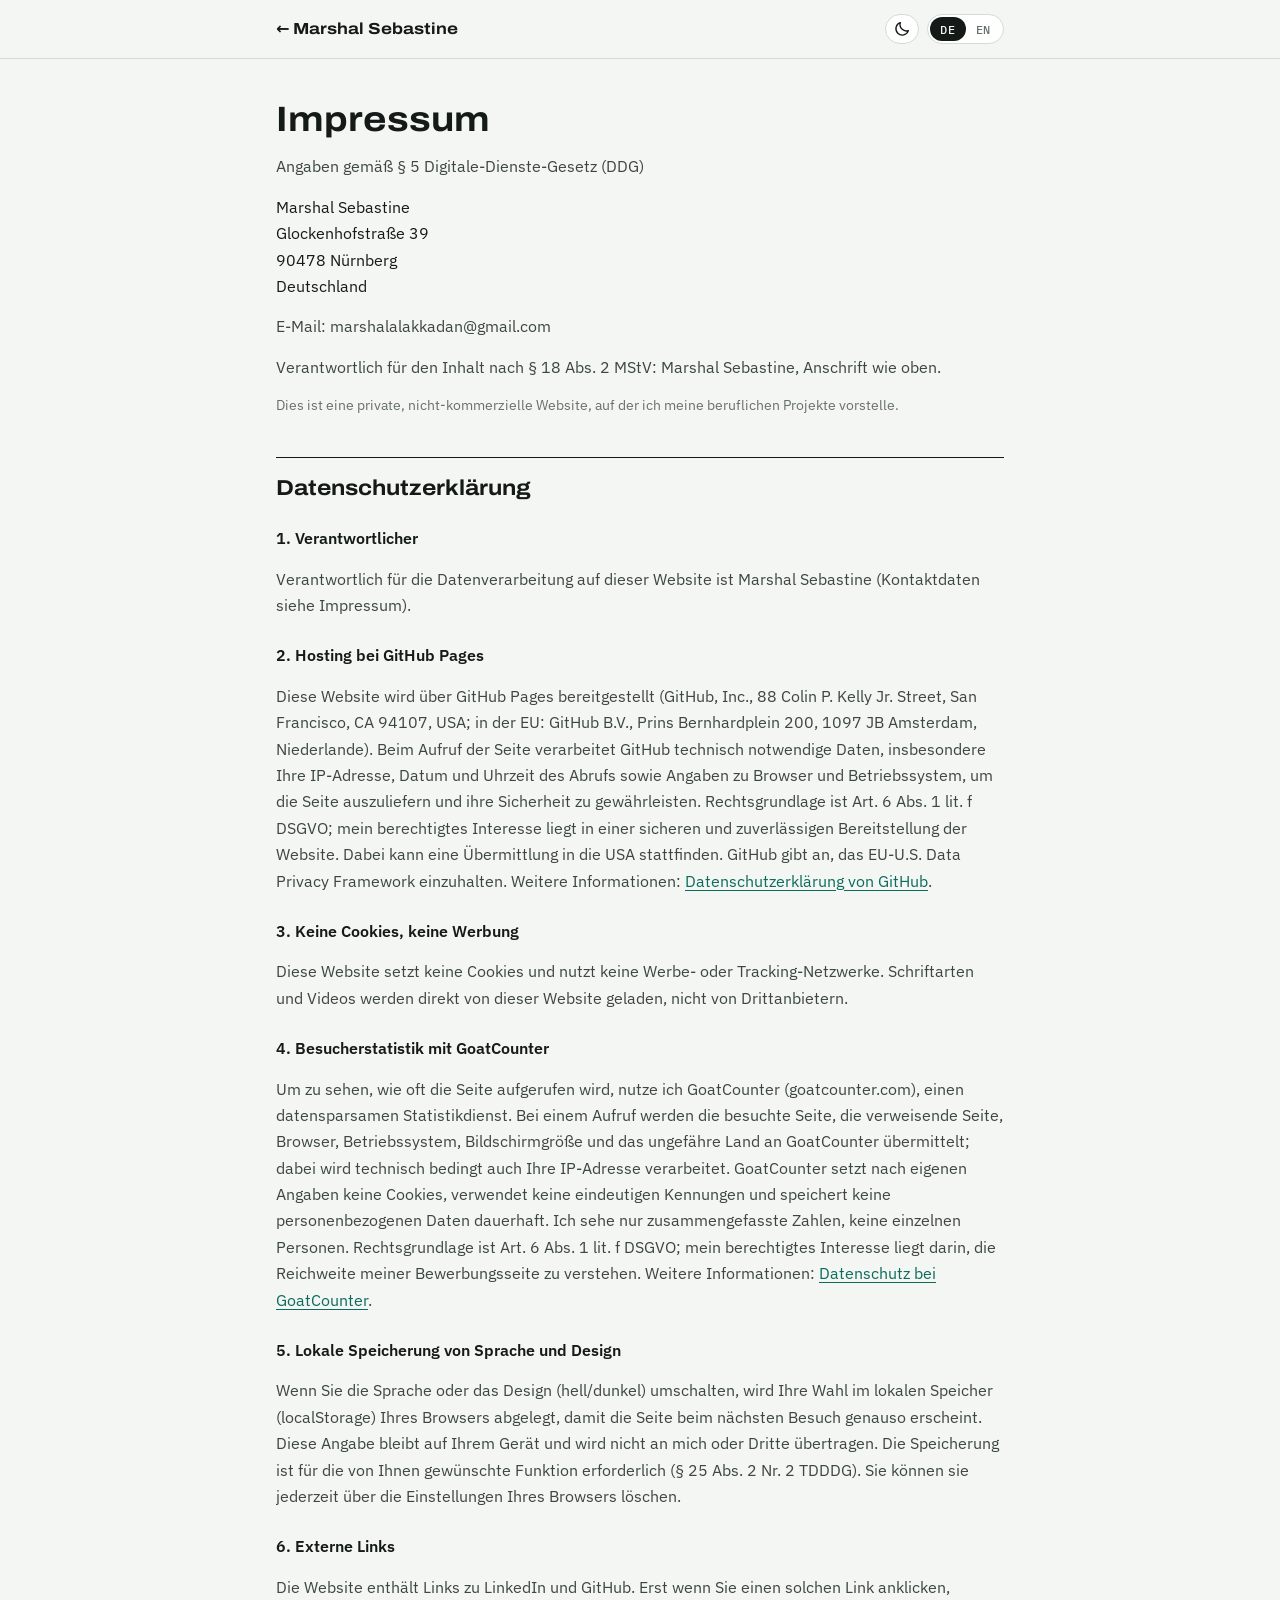
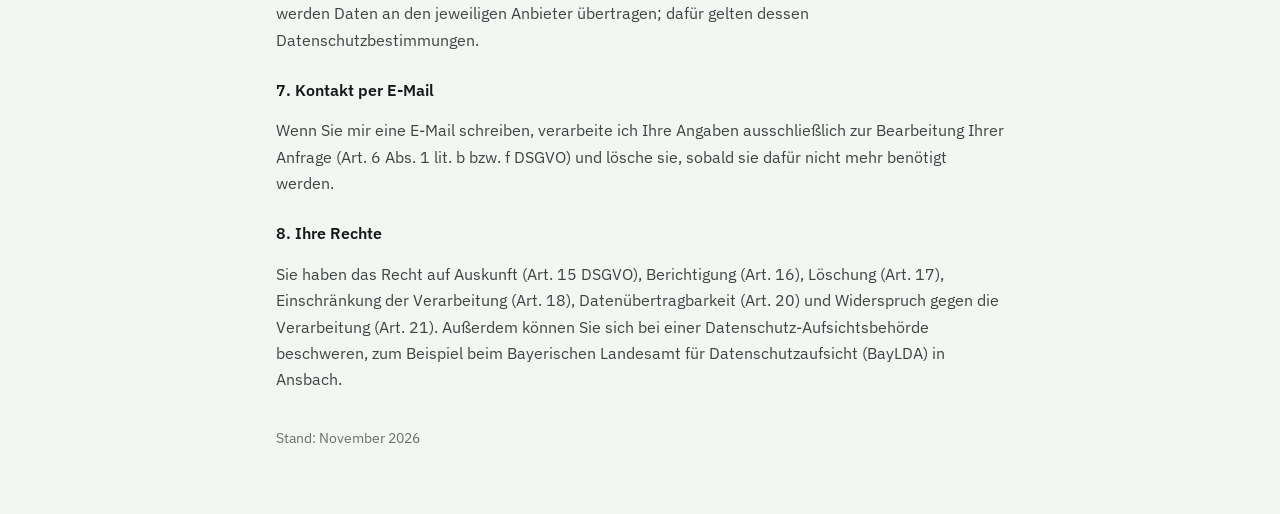
<file: impressum.html>
<!doctype html>
<html lang="de">
<head>
<meta charset="utf-8">
<meta name="viewport" content="width=device-width, initial-scale=1, viewport-fit=cover">
<title>Impressum & Datenschutz · Marshal Sebastine</title>
<meta name="robots" content="noindex, follow">
<link rel="icon" href="data:image/svg+xml,%3Csvg xmlns='http://www.w3.org/2000/svg' viewBox='0 0 64 64'%3E%3Crect width='64' height='64' rx='12' fill='%230b6b5d'/%3E%3Ctext x='32' y='42' font-family='Arial' font-weight='700' font-size='26' text-anchor='middle' fill='%23f4f6f3'%3EMS%3C/text%3E%3C/svg%3E">
<link rel="stylesheet" href="fonts/fonts.css">
<script>try{var t=localStorage.getItem('theme');if(t==='dark'||t==='light')document.documentElement.setAttribute('data-theme',t)}catch(e){}</script>
<script data-goatcounter="https://marshal-sebastine.goatcounter.com/count" async src="//gc.zgo.at/count.js"></script>
<style>
:root { --paper: #f4f6f3; --ink: #141a18; --ink-2: #3c4642; --mute: #66716c; --line: #d4dbd5; --accent: #0b6b5d; --surface: #ffffff;
  --f-display: "Archivo", "Arial Narrow", system-ui, sans-serif; --f-body: "IBM Plex Sans", system-ui, -apple-system, "Segoe UI", sans-serif; --f-mono: "IBM Plex Mono", ui-monospace, Menlo, monospace; color-scheme: light; }
@media (prefers-color-scheme: dark) { :root:not([data-theme="light"]) { --paper: #0f1312; --ink: #e6ebe8; --ink-2: #c3ccc8; --mute: #8e9a95; --line: #2b3431; --accent: #5cc6ae; --surface: #171d1b; color-scheme: dark; } }
:root[data-theme="dark"] { --paper: #0f1312; --ink: #e6ebe8; --ink-2: #c3ccc8; --mute: #8e9a95; --line: #2b3431; --accent: #5cc6ae; --surface: #171d1b; color-scheme: dark; }
.theme-btn { width: 34px; height: 30px; display: inline-grid; place-items: center; border: 1px solid var(--line); border-radius: 999px; background: var(--surface); color: var(--ink); cursor: pointer; padding: 0; }
.theme-btn svg { grid-area: 1 / 1; }
.theme-btn[data-state="light"] .sun, .theme-btn[data-state="dark"] .moon { display: none; }
.tools { display: flex; gap: 8px; align-items: center; }
* { box-sizing: border-box; }
body { margin: 0; background: var(--paper); color: var(--ink); font: 16px/1.65 var(--f-body); }
.site[data-lang="de"] [lang="en"], .site[data-lang="en"] [lang="de"] { display: none !important; }
.wrap { max-width: 760px; margin: 0 auto; padding-left: max(16px, env(safe-area-inset-left, 0px)); padding-right: max(16px, env(safe-area-inset-right, 0px)); }
header { border-bottom: 1px solid var(--line); }
header .wrap { display: flex; justify-content: space-between; align-items: center; gap: 12px; padding-block: 14px; }
a { color: var(--accent); text-underline-offset: 3px; }
.back { font-family: var(--f-display); font-stretch: 115%; font-weight: 700; color: var(--ink); text-decoration: none; }
.lang { display: inline-flex; border: 1px solid var(--line); border-radius: 999px; padding: 2px; background: var(--surface); }
.lang button { font: 500 0.78rem var(--f-mono); letter-spacing: .06em; border: 0; background: transparent; color: var(--mute); padding: 4px 10px; border-radius: 999px; cursor: pointer; }
.lang button[aria-pressed="true"] { background: var(--ink); color: var(--paper); }
main .wrap { padding-block: 40px 64px; display: grid; gap: 14px; }
h1, h2 { font-family: var(--f-display); font-stretch: 112%; line-height: 1.15; margin: 0; }
h1 { font-size: 2.2rem; }
h2 { font-size: 1.35rem; margin-top: 26px; padding-top: 18px; border-top: 1px solid var(--ink); }
h3 { font-size: 1rem; margin: 10px 0 0; }
p, ul { margin: 0; color: var(--ink-2); }
ul { padding-left: 1.2rem; }
address { font-style: normal; color: var(--ink); }
.note { font-size: .88rem; color: var(--mute); }
:focus-visible { outline: 2px solid var(--accent); outline-offset: 2px; }
</style>
</head>
<body>
<div class="site" id="site" data-lang="de">
<header><div class="wrap">
  <a class="back" href="./">← Marshal Sebastine</a>
  <div class="tools">
  <button type="button" class="theme-btn" id="theme-toggle" data-state="light" aria-label="Design wechseln / Switch theme" title="Design wechseln / Switch theme">
    <svg class="moon" viewBox="0 0 24 24" width="18" height="18" aria-hidden="true"><path d="M20.5 14.2A8.5 8.5 0 0 1 9.8 3.5a8.5 8.5 0 1 0 10.7 10.7z" fill="none" stroke="currentColor" stroke-width="1.8" stroke-linejoin="round"/></svg>
    <svg class="sun" viewBox="0 0 24 24" width="18" height="18" aria-hidden="true"><circle cx="12" cy="12" r="4.2" fill="none" stroke="currentColor" stroke-width="1.8"/><path d="M12 2.5v2.2M12 19.3v2.2M2.5 12h2.2M19.3 12h2.2M5.3 5.3l1.6 1.6M17.1 17.1l1.6 1.6M5.3 18.7l1.6-1.6M17.1 6.9l1.6-1.6" stroke="currentColor" stroke-width="1.8" stroke-linecap="round"/></svg>
  </button>
  <div class="lang" role="group" aria-label="Sprache / Language">
    <button type="button" data-set-lang="de" aria-pressed="true">DE</button>
    <button type="button" data-set-lang="en" aria-pressed="false">EN</button>
  </div>
  </div>
</div></header>

<main><div class="wrap">
  <h1>Impressum</h1>
  <p lang="de">Angaben gemäß § 5 Digitale-Dienste-Gesetz (DDG)</p>
  <p lang="en">Information pursuant to Section 5 of the German Digital Services Act (DDG)</p>
  <address>Marshal Sebastine<br>Glockenhofstraße 39<br>90478 Nürnberg<br><span lang="de">Deutschland</span><span lang="en">Germany</span></address>
  <p><span lang="de">E-Mail</span><span lang="en">Email</span>: marshalalakkadan@gmail.com</p>
  <p lang="de">Verantwortlich für den Inhalt nach § 18 Abs. 2 MStV: Marshal Sebastine, Anschrift wie oben.</p>
  <p lang="en">Responsible for content under Section 18(2) of the German Interstate Media Treaty (MStV): Marshal Sebastine, address as above.</p>
  <p class="note" lang="de">Dies ist eine private, nicht-kommerzielle Website, auf der ich meine beruflichen Projekte vorstelle.</p>
  <p class="note" lang="en">This is a private, non-commercial website presenting my professional projects.</p>

  <h2 id="datenschutz"><span lang="de">Datenschutzerklärung</span><span lang="en">Privacy notice</span></h2>
  <p class="note" lang="en">This English version is provided for convenience; the German version is authoritative.</p>

  <h3><span lang="de">1. Verantwortlicher</span><span lang="en">1. Controller</span></h3>
  <p lang="de">Verantwortlich für die Datenverarbeitung auf dieser Website ist Marshal Sebastine (Kontaktdaten siehe Impressum).</p>
  <p lang="en">The controller for data processing on this website is Marshal Sebastine (contact details above).</p>

  <h3><span lang="de">2. Hosting bei GitHub Pages</span><span lang="en">2. Hosting on GitHub Pages</span></h3>
  <p lang="de">Diese Website wird über GitHub Pages bereitgestellt (GitHub, Inc., 88 Colin P. Kelly Jr. Street, San Francisco, CA 94107, USA; in der EU: GitHub B.V., Prins Bernhardplein 200, 1097 JB Amsterdam, Niederlande). Beim Aufruf der Seite verarbeitet GitHub technisch notwendige Daten, insbesondere Ihre IP-Adresse, Datum und Uhrzeit des Abrufs sowie Angaben zu Browser und Betriebssystem, um die Seite auszuliefern und ihre Sicherheit zu gewährleisten. Rechtsgrundlage ist Art. 6 Abs. 1 lit. f DSGVO; mein berechtigtes Interesse liegt in einer sicheren und zuverlässigen Bereitstellung der Website. Dabei kann eine Übermittlung in die USA stattfinden. GitHub gibt an, das EU-U.S. Data Privacy Framework einzuhalten. Weitere Informationen: <a href="https://docs.github.com/de/site-policy/privacy-policies/github-general-privacy-statement" target="_blank" rel="noopener">Datenschutzerklärung von GitHub</a>.</p>
  <p lang="en">This website is served via GitHub Pages (GitHub, Inc., 88 Colin P. Kelly Jr. Street, San Francisco, CA 94107, USA; in the EU: GitHub B.V., Prins Bernhardplein 200, 1097 JB Amsterdam, Netherlands). When you open the site, GitHub processes technically necessary data, in particular your IP address, the date and time of access and information about your browser and operating system, in order to deliver the site and keep it secure. The legal basis is Art. 6(1)(f) GDPR; my legitimate interest is the secure and reliable provision of the website. Data may be transferred to the USA. GitHub states that it complies with the EU-U.S. Data Privacy Framework. More information: <a href="https://docs.github.com/en/site-policy/privacy-policies/github-general-privacy-statement" target="_blank" rel="noopener">GitHub privacy statement</a>.</p>

  <h3><span lang="de">3. Keine Cookies, keine Werbung</span><span lang="en">3. No cookies, no advertising</span></h3>
  <p lang="de">Diese Website setzt keine Cookies und nutzt keine Werbe- oder Tracking-Netzwerke. Schriftarten und Videos werden direkt von dieser Website geladen, nicht von Drittanbietern.</p>
  <p lang="en">This website sets no cookies and uses no advertising or tracking networks. Fonts and videos are loaded from this website itself, not from third parties.</p>

  <h3><span lang="de">4. Besucherstatistik mit GoatCounter</span><span lang="en">4. Visitor statistics with GoatCounter</span></h3>
  <p lang="de">Um zu sehen, wie oft die Seite aufgerufen wird, nutze ich GoatCounter (goatcounter.com), einen datensparsamen Statistikdienst. Bei einem Aufruf werden die besuchte Seite, die verweisende Seite, Browser, Betriebssystem, Bildschirmgröße und das ungefähre Land an GoatCounter übermittelt; dabei wird technisch bedingt auch Ihre IP-Adresse verarbeitet. GoatCounter setzt nach eigenen Angaben keine Cookies, verwendet keine eindeutigen Kennungen und speichert keine personenbezogenen Daten dauerhaft. Ich sehe nur zusammengefasste Zahlen, keine einzelnen Personen. Rechtsgrundlage ist Art. 6 Abs. 1 lit. f DSGVO; mein berechtigtes Interesse liegt darin, die Reichweite meiner Bewerbungsseite zu verstehen. Weitere Informationen: <a href="https://www.goatcounter.com/help/privacy" target="_blank" rel="noopener">Datenschutz bei GoatCounter</a>.</p>
  <p lang="en">To see how often the site is visited, I use GoatCounter (goatcounter.com), a privacy-friendly statistics service. On each visit, the page visited, the referring page, browser, operating system, screen size and approximate country are sent to GoatCounter; for technical reasons your IP address is also processed. According to GoatCounter, it sets no cookies, uses no unique identifiers and does not permanently store personal data. I only see aggregated numbers, not individual people. The legal basis is Art. 6(1)(f) GDPR; my legitimate interest is understanding the reach of my application website. More information: <a href="https://www.goatcounter.com/help/privacy" target="_blank" rel="noopener">GoatCounter privacy policy</a>.</p>

  <h3><span lang="de">5. Lokale Speicherung von Sprache und Design</span><span lang="en">5. Local storage of your language and theme choice</span></h3>
  <p lang="de">Wenn Sie die Sprache oder das Design (hell/dunkel) umschalten, wird Ihre Wahl im lokalen Speicher (localStorage) Ihres Browsers abgelegt, damit die Seite beim nächsten Besuch genauso erscheint. Diese Angabe bleibt auf Ihrem Gerät und wird nicht an mich oder Dritte übertragen. Die Speicherung ist für die von Ihnen gewünschte Funktion erforderlich (§ 25 Abs. 2 Nr. 2 TDDDG). Sie können sie jederzeit über die Einstellungen Ihres Browsers löschen.</p>
  <p lang="en">When you switch the language or the theme (light/dark), your choice is saved in your browser's local storage so the site looks the same next time. This stays on your device and is not sent to me or to anyone else. Storing it is necessary for the function you requested (Section 25(2) no. 2 TDDDG). You can delete it at any time in your browser settings.</p>

  <h3><span lang="de">6. Externe Links</span><span lang="en">6. External links</span></h3>
  <p lang="de">Die Website enthält Links zu LinkedIn und GitHub. Erst wenn Sie einen solchen Link anklicken, werden Daten an den jeweiligen Anbieter übertragen; dafür gelten dessen Datenschutzbestimmungen.</p>
  <p lang="en">The website links to LinkedIn and GitHub. Data is only sent to these providers once you click such a link; their own privacy policies then apply.</p>

  <h3><span lang="de">7. Kontakt per E-Mail</span><span lang="en">7. Contact by email</span></h3>
  <p lang="de">Wenn Sie mir eine E-Mail schreiben, verarbeite ich Ihre Angaben ausschließlich zur Bearbeitung Ihrer Anfrage (Art. 6 Abs. 1 lit. b bzw. f DSGVO) und lösche sie, sobald sie dafür nicht mehr benötigt werden.</p>
  <p lang="en">If you email me, I process your details only to handle your enquiry (Art. 6(1)(b) or (f) GDPR) and delete them once they are no longer needed for that purpose.</p>

  <h3><span lang="de">8. Ihre Rechte</span><span lang="en">8. Your rights</span></h3>
  <p lang="de">Sie haben das Recht auf Auskunft (Art. 15 DSGVO), Berichtigung (Art. 16), Löschung (Art. 17), Einschränkung der Verarbeitung (Art. 18), Datenübertragbarkeit (Art. 20) und Widerspruch gegen die Verarbeitung (Art. 21). Außerdem können Sie sich bei einer Datenschutz-Aufsichtsbehörde beschweren, zum Beispiel beim Bayerischen Landesamt für Datenschutzaufsicht (BayLDA) in Ansbach.</p>
  <p lang="en">You have the right of access (Art. 15 GDPR), rectification (Art. 16), erasure (Art. 17), restriction of processing (Art. 18), data portability (Art. 20) and objection to processing (Art. 21). You can also lodge a complaint with a data protection supervisory authority, for example the Bavarian State Office for Data Protection Supervision (BayLDA) in Ansbach.</p>

  <p class="note" style="margin-top:20px"><span lang="de">Stand: November 2026</span><span lang="en">Last updated: November 2026</span></p>
</div></main>
</div>
<script>
(function () {
  const site = document.getElementById('site');
  function setLang(l) {
    site.dataset.lang = l; document.documentElement.lang = l;
    document.querySelectorAll('[data-set-lang]').forEach(b => b.setAttribute('aria-pressed', String(b.dataset.setLang === l)));
    try { localStorage.setItem('lang', l); } catch (e) {}
  }
  document.querySelectorAll('[data-set-lang]').forEach(b => b.addEventListener('click', () => setLang(b.dataset.setLang)));
  let saved = null; try { saved = localStorage.getItem('lang'); } catch (e) {}
  if (saved === 'en' || saved === 'de') setLang(saved);
  const tb = document.getElementById('theme-toggle'), mq = matchMedia('(prefers-color-scheme: dark)');
  const cur = () => { const v = document.documentElement.getAttribute('data-theme'); return v === 'dark' || v === 'light' ? v : (mq.matches ? 'dark' : 'light'); };
  const sync = () => { tb.dataset.state = cur(); };
  tb.addEventListener('click', () => { const n = cur() === 'dark' ? 'light' : 'dark'; document.documentElement.setAttribute('data-theme', n); try { localStorage.setItem('theme', n); } catch (e) {} sync(); });
  mq.addEventListener('change', sync); sync();
})();
</script>
</body>
</html>
</file>
<file: fonts/fonts.css>
@font-face { font-family: "Archivo"; font-style: normal; font-display: swap; font-weight: 100 900; font-stretch: 62% 125%; src: url(archivo-var.woff2) format("woff2-variations"), url(archivo-var.woff2) format("woff2"); }
@font-face { font-family: "IBM Plex Sans"; font-style: normal; font-display: swap; font-weight: 400; src: url(plex-sans-400.woff2) format("woff2"); }
@font-face { font-family: "IBM Plex Sans"; font-style: normal; font-display: swap; font-weight: 500; src: url(plex-sans-500.woff2) format("woff2"); }
@font-face { font-family: "IBM Plex Sans"; font-style: normal; font-display: swap; font-weight: 600; src: url(plex-sans-600.woff2) format("woff2"); }
@font-face { font-family: "IBM Plex Sans"; font-style: italic; font-display: swap; font-weight: 400; src: url(plex-sans-400i.woff2) format("woff2"); }
@font-face { font-family: "IBM Plex Mono"; font-style: normal; font-display: swap; font-weight: 400; src: url(plex-mono-400.woff2) format("woff2"); }
@font-face { font-family: "IBM Plex Mono"; font-style: normal; font-display: swap; font-weight: 500; src: url(plex-mono-500.woff2) format("woff2"); }
</file>
